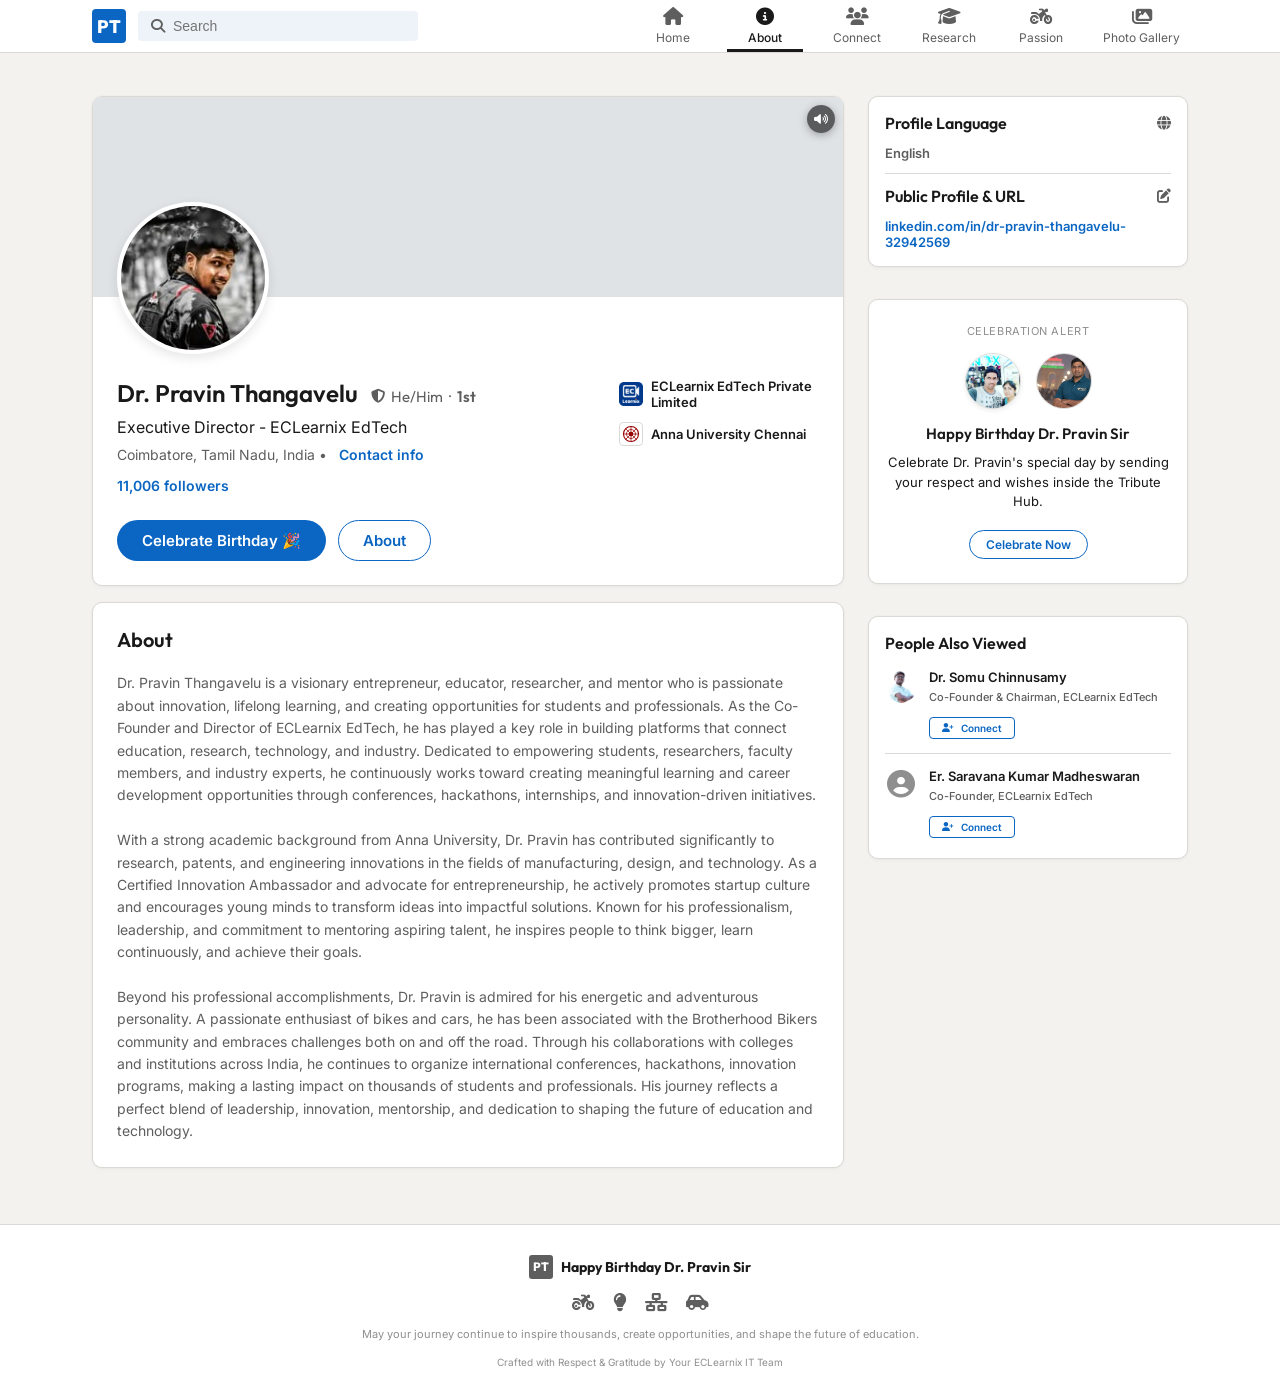
<file: about.html>
<!DOCTYPE html>
<html lang="en">
<head>
  <meta charset="UTF-8">
  <meta name="viewport" content="width=device-width, initial-scale=1.0">
  <meta name="description" content="About Dr. Pravin Sir - Biography and personal philosophy of an educator, innovator, and entrepreneur.">
  <title>About | Dr. Pravin Sir</title>
  
  <!-- FontAwesome Icons -->
  <link rel="stylesheet" href="https://cdnjs.cloudflare.com/ajax/libs/font-awesome/6.4.0/css/all.min.css">
  
  <!-- Stylesheets -->
  <link rel="stylesheet" href="style.css?v=1.0.8">
</head>
<body>

  <!-- BACKGROUND PARTICLES -->
  <canvas id="particle-canvas"></canvas>

  <!-- LINKEDIN GLOBAL HEADER NAV BAR -->
  <header class="nav-header">
    <div class="container nav-container">
      <div class="nav-logo-group">
        <a href="index.html?reset=true" class="nav-logo-box">PT</a>
        <div class="nav-search-bar">
          <i class="fas fa-search"></i>
          <input type="text" placeholder="Search" aria-label="Search">
        </div>
      </div>
      <nav aria-label="LinkedIn Navigation">
        <ul class="nav-menu">
          <li><a href="index.html" class="nav-link"><i class="fas fa-home"></i><span>Home</span></a></li>
          <li><a href="about.html" class="nav-link active"><i class="fas fa-info-circle"></i><span>About</span></a></li>
          <li><a href="connect.html" class="nav-link"><i class="fas fa-users"></i><span>Connect</span></a></li>
          <li><a href="research.html" class="nav-link"><i class="fas fa-graduation-cap"></i><span>Research</span></a></li>
          <li><a href="passion.html" class="nav-link"><i class="fas fa-motorcycle"></i><span>Passion</span></a></li>
          <li><a href="gallery.html" class="nav-link"><i class="fas fa-images"></i><span>Photo Gallery</span></a></li>
        </ul>
      </nav>
    </div>
  </header>

  <!-- MAIN PROFILE LAYOUT GRID -->
  <main class="container" style="margin-top: 24px;">
    <div class="profile-grid">
      
      <!-- MAIN FEED COLUMN (LEFT) -->
      <div class="main-column">
        
        <!-- HERO PROFILE CARD -->
        <div id="hero" class="linkedin-card hero-card">
          <div class="hero-cover">
            <video class="hero-cover-video" autoplay loop playsinline preload="auto">
              <source src="MainVideo.mp4" type="video/mp4">
              Your browser does not support the video tag.
            </video>
            <button class="hero-mute-btn" aria-label="Mute video"><i class="fas fa-volume-up"></i></button>
          </div>
          <div class="hero-avatar-container">
            <img class="hero-avatar" src="assets/profile_image.png" alt="Dr. Pravin Thangavelu Profile Photo">
          </div>
          
          <div class="hero-info-box">
            <div class="hero-profile-details">
              <h1 class="hero-profile-name">
                Dr. Pravin Thangavelu 
                <span style="font-size: 15px; color: var(--text-muted); font-weight: normal; margin-left: 8px; display: inline-flex; align-items: center; gap: 6px; vertical-align: middle;">
                  <i class="fas fa-shield-halved" style="font-size: 14px; color: var(--text-muted);" title="Verified account"></i>
                  <span>He/Him</span>
                  <span>&middot;</span>
                  <span style="font-weight: 600; color: var(--text-muted);">1st</span>
                </span>
              </h1>
              <p class="hero-profile-headline">Executive Director - ECLearnix EdTech</p>
              <p class="hero-profile-location">Coimbatore, Tamil Nadu, India • <a href="https://www.linkedin.com/in/dr-pravin-thangavelu-32942569/" target="_blank" rel="noopener noreferrer">Contact info</a></p>
              <a href="https://www.linkedin.com/in/dr-pravin-thangavelu-32942569/" target="_blank" rel="noopener noreferrer" class="hero-profile-connections" style="display: block; margin-top: 6px;">11,006 followers</a>
              
              <div class="hero-actions-bar">
                <a href="index.html#tribute-hub" class="linkedin-btn btn-primary">Celebrate Birthday 🎉</a>
                <a href="about.html" class="linkedin-btn btn-secondary">About</a>
              </div>
            </div>
            
            <div class="hero-institution-badges">
              <a href="index.html#experience" class="institution-badge">
                <img class="institution-badge-logo" src="assets/eclearnix_logo.png" alt="ECLearnix EdTech Private Limited Logo">
                <span>ECLearnix EdTech Private Limited</span>
              </a>
              <a href="index.html#education" class="institution-badge">
                <svg class="institution-badge-logo" viewBox="0 0 24 24" xmlns="http://www.w3.org/2000/svg" style="fill: #990000; border-radius: 4px; border: 1px solid var(--border-linkedin); padding: 2px; background: #FFF;" alt="Anna University Chennai Logo">
                  <circle cx="12" cy="12" r="10" stroke="#990000" stroke-width="1.5" fill="none" />
                  <circle cx="12" cy="12" r="6" stroke="#990000" stroke-width="1" fill="none" />
                  <path d="M12 2 L12 22 M2 12 L22 12 M5 5 L19 19 M5 19 L19 5" stroke="#990000" stroke-width="1" />
                  <circle cx="12" cy="12" r="3" fill="#990000" />
                </svg>
                <span>Anna University Chennai</span>
              </a>
            </div>
          </div>
        </div>

        <!-- ABOUT CARD -->
        <div id="about" class="linkedin-card">
          <h2 class="linkedin-card-title">About</h2>
          <div class="about-text">Dr. Pravin Thangavelu is a visionary entrepreneur, educator, researcher, and mentor who is passionate about innovation, lifelong learning, and creating opportunities for students and professionals. As the Co-Founder and Director of ECLearnix EdTech, he has played a key role in building platforms that connect education, research, technology, and industry. Dedicated to empowering students, researchers, faculty members, and industry experts, he continuously works toward creating meaningful learning and career development opportunities through conferences, hackathons, internships, and innovation-driven initiatives.

With a strong academic background from Anna University, Dr. Pravin has contributed significantly to research, patents, and engineering innovations in the fields of manufacturing, design, and technology. As a Certified Innovation Ambassador and advocate for entrepreneurship, he actively promotes startup culture and encourages young minds to transform ideas into impactful solutions. Known for his professionalism, leadership, and commitment to mentoring aspiring talent, he inspires people to think bigger, learn continuously, and achieve their goals.

Beyond his professional accomplishments, Dr. Pravin is admired for his energetic and adventurous personality. A passionate enthusiast of bikes and cars, he has been associated with the Brotherhood Bikers community and embraces challenges both on and off the road. Through his collaborations with colleges and institutions across India, he continues to organize international conferences, hackathons, innovation programs, making a lasting impact on thousands of students and professionals. His journey reflects a perfect blend of leadership, innovation, mentorship, and dedication to shaping the future of education and technology.</div>
        </div>

      </div>

      <!-- RIGHT SIDEBAR COLUMN (RIGHT) -->
      <div class="sidebar-column">
        
        <!-- PUBLIC PROFILE CARD -->
        <div class="linkedin-card sidebar-card">
          <h2 class="sidebar-card-title">
            <span>Profile Language</span>
            <i class="fas fa-globe" style="color: var(--text-muted); font-size: 14px;"></i>
          </h2>
          <p style="font-size: 13px; color: var(--text-muted); font-weight: 600; margin-bottom: 12px;">English</p>
          
          <hr style="border: none; border-top: 1px solid var(--border-linkedin); margin: 12px 0;">
          
          <h2 class="sidebar-card-title">
            <span>Public Profile &amp; URL</span>
            <i class="fas fa-edit" style="color: var(--text-muted); font-size: 14px;"></i>
          </h2>
          <p style="font-size: 13px; color: var(--accent-linkedin); font-weight: 600;">
            <a href="https://www.linkedin.com/in/dr-pravin-thangavelu-32942569/" target="_blank" style="color: var(--accent-linkedin); text-decoration: none;">linkedin.com/in/dr-pravin-thangavelu-32942569</a>
          </p>
        </div>

        <!-- BIRTHDAY AD ADVERTISEMENT CARD -->
        <div class="linkedin-card sidebar-card sidebar-ad-card">
          <div class="ad-text-top">Celebration Alert</div>
          <div class="ad-avatar-group">
            <img class="ad-avatar-profile" src="fam.jpg" alt="Dr. Pravin Sir profile image" style="width:56px; height:56px; object-fit:cover; border-radius:50%;">
            <img class="ad-avatar-birthday" src="wish.png" alt="Wish image">
          </div>
          <h3 style="font-size: 15px; font-weight: 600; margin-bottom: 10px;">Happy Birthday Dr. Pravin Sir</h3>
          <p class="ad-message-text">Celebrate Dr. Pravin's special day by sending your respect and wishes inside the Tribute Hub.</p>
          <a href="index.html#tribute-hub" class="linkedin-btn btn-secondary" style="font-size: 12px; padding: 6px 16px;">Celebrate Now</a>
        </div>

        <!-- CO-FOUNDERS CONNECTIONS LIST CARD -->
        <div class="linkedin-card sidebar-card">
          <h2 class="sidebar-card-title">People Also Viewed</h2>
          <ul class="sidebar-list">
            <li class="sidebar-item">
              <img src="somusir.png" alt="Dr. Somu Chinnusamy" style="width: 32px; height: 32px; border-radius: 50%; object-fit: cover; flex-shrink: 0; margin-top: 2px;">
              <div style="display: flex; flex-direction: column; gap: 2px;">
                <span style="font-weight: 600; color: var(--text-primary);">Dr. Somu Chinnusamy</span>
                <span style="font-size: 11px; color: var(--text-muted);">Co-Founder &amp; Chairman, ECLearnix EdTech</span>
                <button class="linkedin-btn btn-secondary" style="font-size: 10px; padding: 3px 10px; align-self: flex-start; margin-top: 4px; border-radius: 4px;"><i class="fas fa-user-plus" style="font-size: 9px; color: var(--accent-linkedin);"></i> Connect</button>
              </div>
            </li>
            
            <hr style="border: none; border-top: 1px solid var(--border-linkedin); margin: 6px 0;">

            <li class="sidebar-item">
              <i class="fas fa-user-circle" style="font-size: 28px; color: var(--text-light);"></i>
              <div style="display: flex; flex-direction: column; gap: 2px;">
                <span style="font-weight: 600; color: var(--text-primary);">Er. Saravana Kumar Madheswaran</span>
                <span style="font-size: 11px; color: var(--text-muted);">Co-Founder, ECLearnix EdTech</span>
                <button class="linkedin-btn btn-secondary" style="font-size: 10px; padding: 3px 10px; align-self: flex-start; margin-top: 4px; border-radius: 4px;"><i class="fas fa-user-plus" style="font-size: 9px; color: var(--accent-linkedin);"></i> Connect</button>
              </div>
            </li>
          </ul>
        </div>

      </div>
      
    </div>
  </main>

  <!-- FOOTER -->
  <footer>
    <div class="container footer-content">
      <div class="footer-logo-row">
        <div class="footer-logo-icon">PT</div>
        <span>Happy Birthday Dr. Pravin Sir</span>
      </div>
      <div class="footer-icons">
        <i class="fas fa-motorcycle" title="Ride Direction"></i>
        <i class="fas fa-lightbulb" title="Innovation"></i>
        <i class="fas fa-network-wired" title="LinkedIn Influence"></i>
        <i class="fas fa-car-side" title="Performance Enthusiast"></i>
      </div>
      <p class="footer-text">
        May your journey continue to inspire thousands, create opportunities, and shape the future of education.
      </p>
      <p class="footer-text" style="color: var(--text-light); font-size: 10px;">
        Crafted with Respect &amp; Gratitude by Your ECLearnix IT Team
      </p>
    </div>
  </footer>

  <!-- Scripts -->
  <script src="script.js?v=1.0.8"></script>
</body>
</html>
</file>
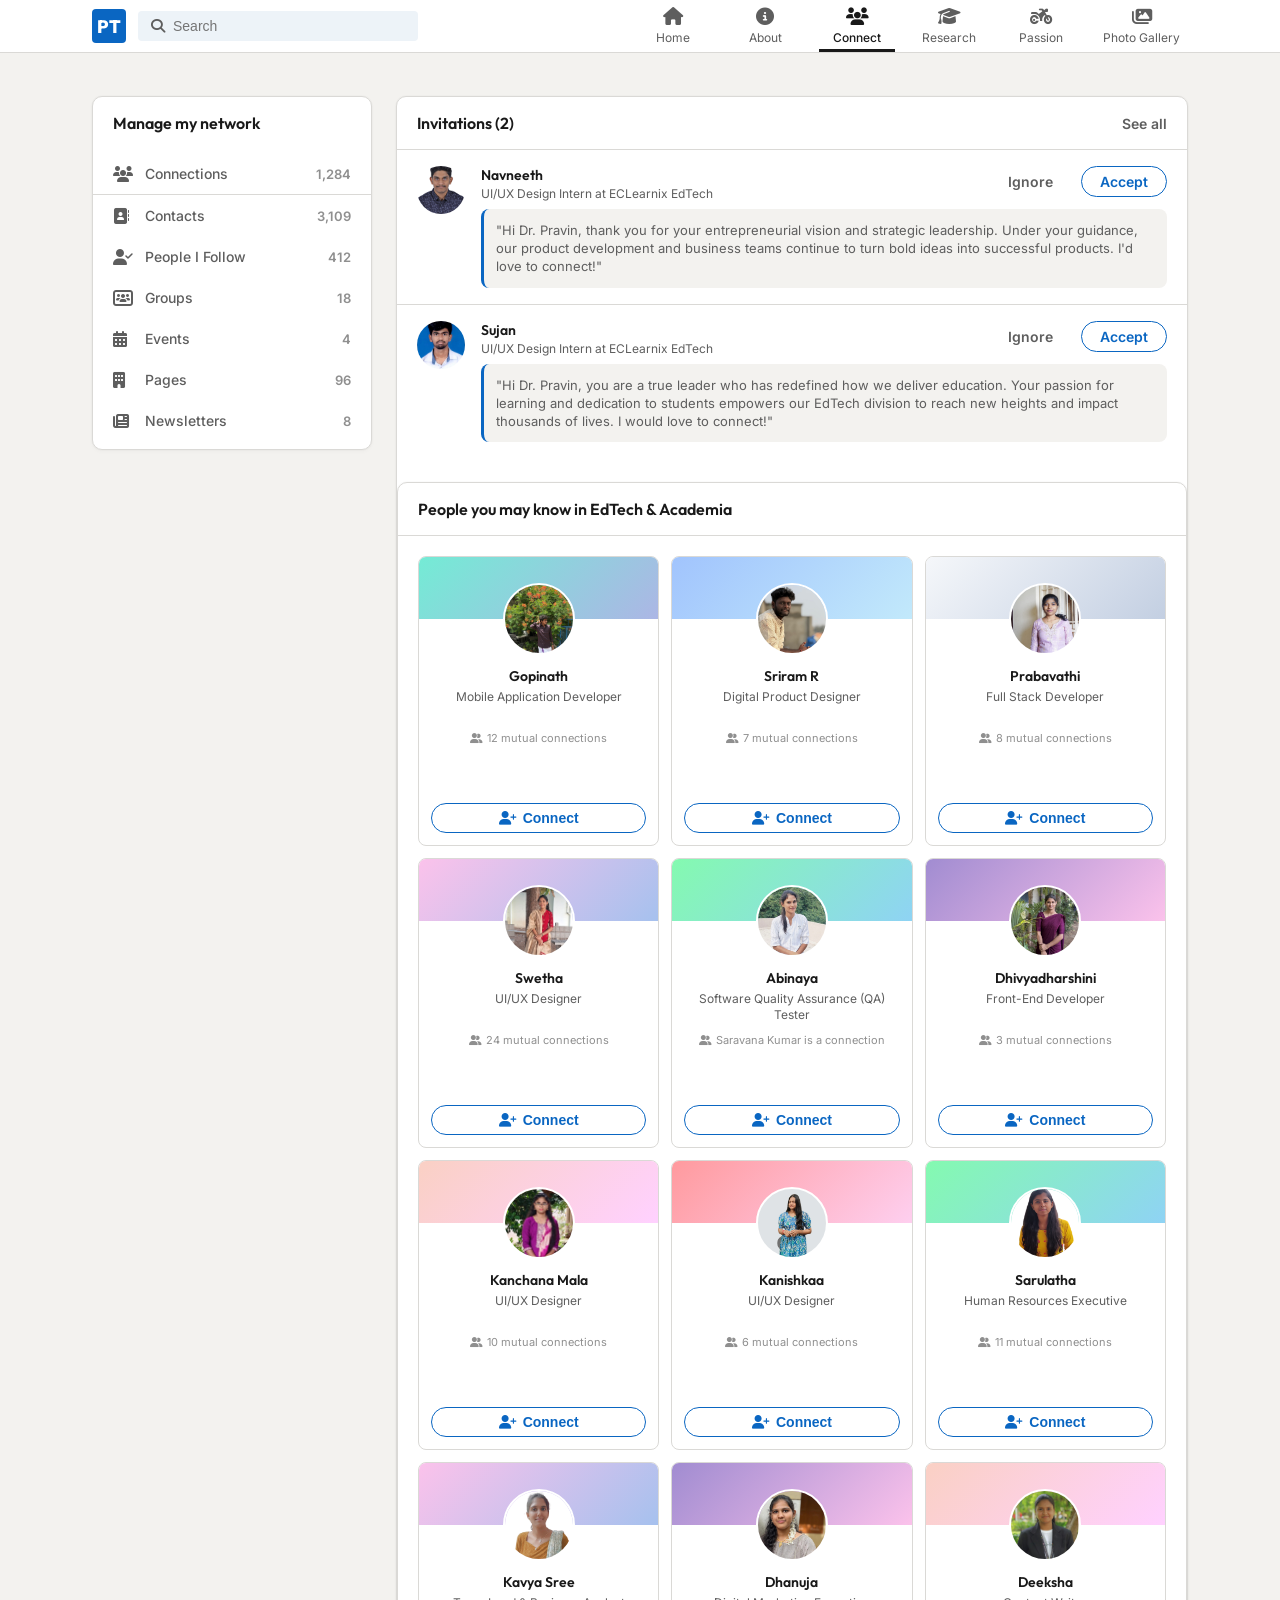
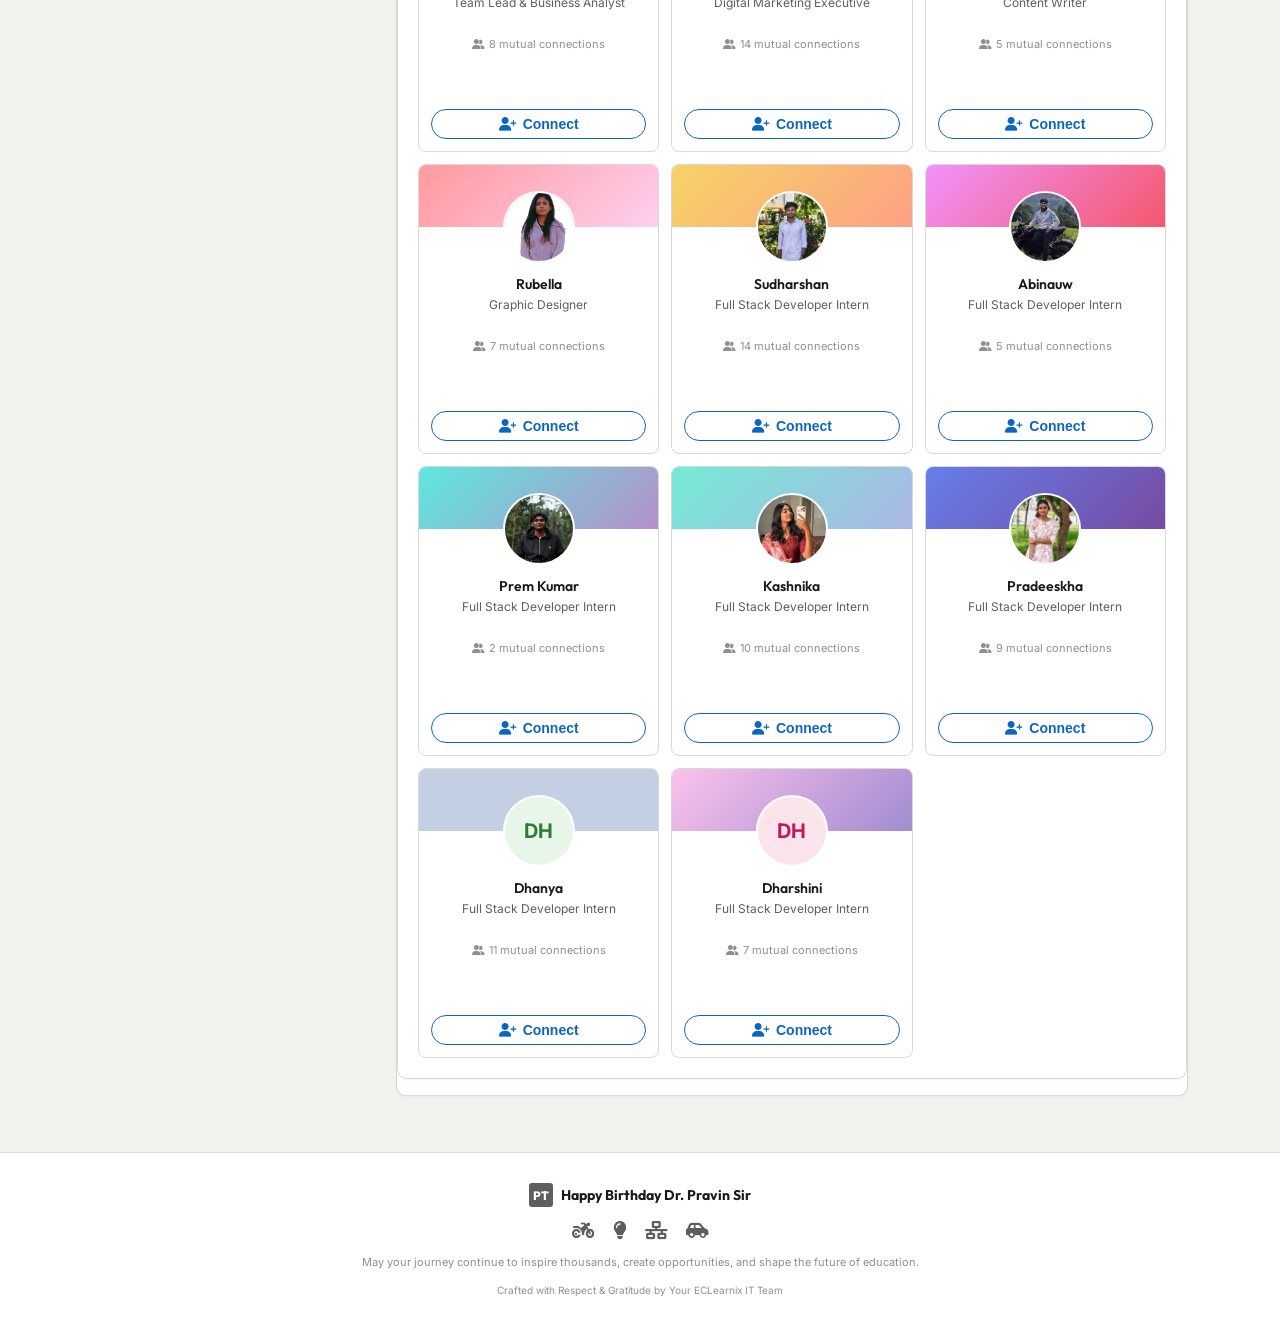
<file: connect.html>
<!DOCTYPE html>
<html lang="en">

<head>
  <meta charset="UTF-8">
  <meta name="viewport" content="width=device-width, initial-scale=1.0">
  <meta name="description"
    content="Connect with Dr. Pravin Sir, Co-Founder and Executive Director of ECLearnix EdTech Private Limited.">
  <title>Connect | Dr. Pravin Sir</title>

  <!-- Google Fonts -->
  <link rel="preconnect" href="https://fonts.googleapis.com">
  <link rel="preconnect" href="https://fonts.gstatic.com" crossorigin>

  <!-- FontAwesome Icons -->
  <link rel="stylesheet" href="https://cdnjs.cloudflare.com/ajax/libs/font-awesome/6.4.0/css/all.min.css">

  <!-- Stylesheets -->
  <link rel="stylesheet" href="style.css?v=1.0.8">
</head>

<body>

  <!-- BACKGROUND PARTICLES -->
  <canvas id="particle-canvas"></canvas>

  <!-- LINKEDIN GLOBAL HEADER NAV BAR -->
  <header class="nav-header">
    <div class="container nav-container">
      <div class="nav-logo-group">
        <a href="index.html?reset=true" class="nav-logo-box">PT</a>
        <div class="nav-search-bar">
          <i class="fas fa-search"></i>
          <input type="text" placeholder="Search" aria-label="Search">
        </div>
      </div>
      <nav aria-label="LinkedIn Navigation">
        <ul class="nav-menu">
          <li><a href="index.html" class="nav-link"><i class="fas fa-home"></i><span>Home</span></a></li>
          <li><a href="about.html" class="nav-link"><i class="fas fa-info-circle"></i><span>About</span></a></li>
          <li><a href="connect.html" class="nav-link active"><i class="fas fa-users"></i><span>Connect</span></a></li>
          <li><a href="research.html" class="nav-link"><i class="fas fa-graduation-cap"></i><span>Research</span></a>
          </li>
          <li><a href="passion.html" class="nav-link"><i class="fas fa-motorcycle"></i><span>Passion</span></a></li>
          <li><a href="gallery.html" class="nav-link"><i class="fas fa-images"></i><span>Photo Gallery</span></a></li>
        </ul>
      </nav>
    </div>
  </header>

  <!-- MAIN CONNECTIONS LAYOUT GRID -->
  <main class="container" style="margin-top: 24px;">
    <div class="profile-grid" style="grid-template-columns: 280px 1fr;">

      <!-- LEFT COLUMN: NETWORK NAVIGATION MENU (SIDEBAR) -->
      <div class="sidebar-column">
        <div class="linkedin-card sidebar-card" style="padding: 0; overflow: hidden;">
          <h2 class="sidebar-card-title" style="padding: 16px 20px 8px 20px; font-size: 16px;">Manage my network</h2>

          <ul class="network-sidebar-menu" style="list-style: none; margin-bottom: 8px;">
            <li style="border-bottom: 1px solid var(--border-linkedin);">
              <a href="#" class="network-menu-link">
                <div class="menu-icon-label">
                  <i class="fas fa-users" style="color: var(--text-muted); font-size: 16px; width: 24px;"></i>
                  <span>Connections</span>
                </div>
                <span class="menu-count" id="sidebar-connections-count">1,284</span>
              </a>
            </li>
            <li>
              <a href="#" class="network-menu-link">
                <div class="menu-icon-label">
                  <i class="fas fa-address-book" style="color: var(--text-muted); font-size: 16px; width: 24px;"></i>
                  <span>Contacts</span>
                </div>
                <span class="menu-count">3,109</span>
              </a>
            </li>
            <li>
              <a href="#" class="network-menu-link">
                <div class="menu-icon-label">
                  <i class="fas fa-user-check" style="color: var(--text-muted); font-size: 16px; width: 24px;"></i>
                  <span>People I Follow</span>
                </div>
                <span class="menu-count">412</span>
              </a>
            </li>
            <li>
              <a href="#" class="network-menu-link">
                <div class="menu-icon-label">
                  <i class="fas fa-users-rectangle" style="color: var(--text-muted); font-size: 16px; width: 24px;"></i>
                  <span>Groups</span>
                </div>
                <span class="menu-count">18</span>
              </a>
            </li>
            <li>
              <a href="#" class="network-menu-link">
                <div class="menu-icon-label">
                  <i class="fas fa-calendar-days" style="color: var(--text-muted); font-size: 16px; width: 24px;"></i>
                  <span>Events</span>
                </div>
                <span class="menu-count">4</span>
              </a>
            </li>
            <li>
              <a href="#" class="network-menu-link">
                <div class="menu-icon-label">
                  <i class="fas fa-building" style="color: var(--text-muted); font-size: 16px; width: 24px;"></i>
                  <span>Pages</span>
                </div>
                <span class="menu-count">96</span>
              </a>
            </li>
            <li>
              <a href="#" class="network-menu-link">
                <div class="menu-icon-label">
                  <i class="fas fa-newspaper" style="color: var(--text-muted); font-size: 16px; width: 24px;"></i>
                  <span>Newsletters</span>
                </div>
                <span class="menu-count">8</span>
              </a>
            </li>
          </ul>
        </div>
      </div>

      <!-- RIGHT COLUMN: MY NETWORK MAIN CONTENT -->
      <div class="main-column">

        <!-- PENDING INVITATIONS CARD -->
        <div class="linkedin-card" id="invitations-card" style="padding: 0;">
          <div class="invitations-header"
            style="display: flex; justify-content: space-between; align-items: center; padding: 16px 20px; border-bottom: 1px solid var(--border-linkedin);">
            <h2 style="font-size: 16px; font-weight: 600; color: var(--text-primary); margin: 0;"
              id="invitation-count-header">
              Invitations (2)
            </h2>
            <a href="#" style="font-size: 14px; font-weight: 600; color: var(--text-muted);">See all</a>
          </div>

          <div class="invitations-list" id="invitations-list-container">
            <!-- Invitation 2 -->
            <div class="invitation-item" id="invitation-2"
              style="display: flex; gap: 16px; padding: 16px 20px; border-bottom: 1px solid var(--border-linkedin); transition: all 0.4s ease;">
              <img class="invitation-avatar" src="navneeth.jpeg" alt="Navneeth"
                style="width: 48px; height: 48px; border-radius: 50%; object-fit: cover; flex-shrink: 0;">
              <div class="invitation-details" style="flex-grow: 1;">
                <div
                  style="display: flex; justify-content: space-between; align-items: flex-start; gap: 12px; margin-bottom: 8px;">
                  <div>
                    <h3 style="font-size: 14px; font-weight: 600; color: var(--text-primary); margin: 0;">Navneeth</h3>
                    <p style="font-size: 12px; color: var(--text-muted); margin: 2px 0 0 0;">UI/UX Design Intern at
                      ECLearnix EdTech</p>
                  </div>
                  <div class="invitation-actions" style="display: flex; gap: 12px; flex-shrink: 0;">
                    <button class="linkedin-btn btn-text ignore-invitation-btn" data-id="2"
                      style="font-size: 14px; padding: 6px 16px;">Ignore</button>
                    <button class="linkedin-btn btn-secondary accept-invitation-btn" data-id="2"
                      style="font-size: 14px; padding: 6px 18px; border-radius: 50px;">Accept</button>
                  </div>
                </div>
                <div class="invitation-message"
                  style="font-size: 13px; color: var(--text-muted); background-color: var(--bg-primary); border-radius: 8px; padding: 12px; border-left: 3px solid var(--accent-linkedin); line-height: 1.4;">
                  "Hi Dr. Pravin, thank you for your entrepreneurial vision and strategic leadership. Under your
                  guidance, our product development and business teams continue to turn bold ideas into successful
                  products. I'd love to connect!"
                </div>
              </div>
            </div>

            <!-- Invitation 3 -->
            <div class="invitation-item" id="invitation-3"
              style="display: flex; gap: 16px; padding: 16px 20px; transition: all 0.4s ease;">
              <img class="invitation-avatar" src="sujan.jpeg" alt="Sujan"
                style="width: 48px; height: 48px; border-radius: 50%; object-fit: cover; flex-shrink: 0;">
              <div class="invitation-details" style="flex-grow: 1;">
                <div
                  style="display: flex; justify-content: space-between; align-items: flex-start; gap: 12px; margin-bottom: 8px;">
                  <div>
                    <h3 style="font-size: 14px; font-weight: 600; color: var(--text-primary); margin: 0;">Sujan</h3>
                    <p style="font-size: 12px; color: var(--text-muted); margin: 2px 0 0 0;">UI/UX Design Intern at
                      ECLearnix EdTech</p>
                  </div>
                  <div class="invitation-actions" style="display: flex; gap: 12px; flex-shrink: 0;">
                    <button class="linkedin-btn btn-text ignore-invitation-btn" data-id="3"
                      style="font-size: 14px; padding: 6px 16px;">Ignore</button>
                    <button class="linkedin-btn btn-secondary accept-invitation-btn" data-id="3"
                      style="font-size: 14px; padding: 6px 18px; border-radius: 50px;">Accept</button>
                  </div>
                </div>
                <div class="invitation-message"
                  style="font-size: 13px; color: var(--text-muted); background-color: var(--bg-primary); border-radius: 8px; padding: 12px; border-left: 3px solid var(--accent-linkedin); line-height: 1.4;">
                  "Hi Dr. Pravin, you are a true leader who has redefined how we deliver education. Your passion for
                  learning and dedication to students empowers our EdTech division to reach new heights and impact
                  thousands of lives. I would love to connect!"
                </div>
              </div>
            </div>
          </div>

          <!-- PEOPLE YOU MAY KNOW GRID CARD -->
          <div class="linkedin-card" style="padding: 0; margin-top: 24px;">
            <div class="suggestions-header"
              style="padding: 16px 20px; border-bottom: 1px solid var(--border-linkedin);">
              <h2 style="font-size: 16px; font-weight: 600; color: var(--text-primary); margin: 0;">
                People you may know in EdTech & Academia
              </h2>
            </div>

            <div class="connection-suggestions-grid"
              style="display: grid; grid-template-columns: repeat(auto-fill, minmax(180px, 1fr)); gap: 12px; padding: 20px;">

              <!-- Suggestion Card 1: Gopinath -->
              <div class="suggestion-card">
                <div class="suggestion-cover" style="background: linear-gradient(135deg, #74ebd5 0%, #ACB6E5 100%);">
                </div>
                <img class="suggestion-avatar" src="Gopi.jpeg" alt="Gopinath">
                <h3 class="suggestion-name">Gopinath</h3>
                <p class="suggestion-headline">Mobile Application Developer</p>
                <div class="suggestion-mutual">
                  <i class="fas fa-user-group"></i>
                  <span>12 mutual connections</span>
                </div>
                <button class="suggestion-connect-btn">
                  <i class="fas fa-user-plus"></i> Connect
                </button>
              </div>

              <!-- Suggestion Card 2: Sriram R -->
              <div class="suggestion-card">
                <div class="suggestion-cover" style="background: linear-gradient(135deg, #a1c4fd 0%, #c2e9fb 100%);">
                </div>
                <img class="suggestion-avatar" src="Sriram.jpg" alt="Sriram R">
                <h3 class="suggestion-name">Sriram R</h3>
                <p class="suggestion-headline">Digital Product Designer</p>
                <div class="suggestion-mutual">
                  <i class="fas fa-user-group"></i>
                  <span>7 mutual connections</span>
                </div>
                <button class="suggestion-connect-btn">
                  <i class="fas fa-user-plus"></i> Connect
                </button>
              </div>

              <!-- Suggestion Card 3: Prabavathi -->
              <div class="suggestion-card">
                <div class="suggestion-cover" style="background: linear-gradient(135deg, #f5f7fa 0%, #c3cfe2 100%);">
                </div>
                <img class="suggestion-avatar" src="prabavathi.jpeg" alt="Prabavathi">
                <h3 class="suggestion-name">Prabavathi</h3>
                <p class="suggestion-headline">Full Stack Developer</p>
                <div class="suggestion-mutual">
                  <i class="fas fa-user-group"></i>
                  <span>8 mutual connections</span>
                </div>
                <button class="suggestion-connect-btn">
                  <i class="fas fa-user-plus"></i> Connect
                </button>
              </div>

              <!-- Suggestion Card 4: Swetha -->
              <div class="suggestion-card">
                <div class="suggestion-cover" style="background: linear-gradient(135deg, #fbc2eb 0%, #a6c1ee 100%);">
                </div>
                <img class="suggestion-avatar" src="swetha.jpeg" alt="Swetha">
                <h3 class="suggestion-name">Swetha</h3>
                <p class="suggestion-headline">UI/UX Designer</p>
                <div class="suggestion-mutual">
                  <i class="fas fa-user-group"></i>
                  <span>24 mutual connections</span>
                </div>
                <button class="suggestion-connect-btn">
                  <i class="fas fa-user-plus"></i> Connect
                </button>
              </div>

              <!-- Suggestion Card 5: Abinaya -->
              <div class="suggestion-card">
                <div class="suggestion-cover" style="background: linear-gradient(135deg, #84fab0 0%, #8fd3f4 100%);">
                </div>
                <img class="suggestion-avatar" src="abinaya.jpeg" alt="Abinaya">
                <h3 class="suggestion-name">Abinaya</h3>
                <p class="suggestion-headline">Software Quality Assurance (QA) Tester</p>
                <div class="suggestion-mutual">
                  <i class="fas fa-user-group"></i>
                  <span>Saravana Kumar is a connection</span>
                </div>
                <button class="suggestion-connect-btn">
                  <i class="fas fa-user-plus"></i> Connect
                </button>
              </div>

              <!-- Suggestion Card 6: Dhivyadharshini -->
              <div class="suggestion-card">
                <div class="suggestion-cover" style="background: linear-gradient(135deg, #a18cd1 0%, #fbc2eb 100%);">
                </div>
                <img class="suggestion-avatar" src="dhivya.JPG" alt="Dhivyadharshini">
                <h3 class="suggestion-name">Dhivyadharshini</h3>
                <p class="suggestion-headline">Front-End Developer</p>
                <div class="suggestion-mutual">
                  <i class="fas fa-user-group"></i>
                  <span>3 mutual connections</span>
                </div>
                <button class="suggestion-connect-btn">
                  <i class="fas fa-user-plus"></i> Connect
                </button>
              </div>

              <!-- Suggestion Card 7: Kanchana Mala -->
              <div class="suggestion-card">
                <div class="suggestion-cover" style="background: linear-gradient(135deg, #fad0c4 0%, #ffd1ff 100%);">
                </div>
                <img class="suggestion-avatar" src="Kanchana.png" alt="Kanchana Mala">
                <h3 class="suggestion-name">Kanchana Mala</h3>
                <p class="suggestion-headline">UI/UX Designer</p>
                <div class="suggestion-mutual">
                  <i class="fas fa-user-group"></i>
                  <span>10 mutual connections</span>
                </div>
                <button class="suggestion-connect-btn">
                  <i class="fas fa-user-plus"></i> Connect
                </button>
              </div>

              <!-- Suggestion Card 8: Kanishkaa -->
              <div class="suggestion-card">
                <div class="suggestion-cover" style="background: linear-gradient(135deg, #ff9a9e 0%, #fecfef 100%);">
                </div>
                <img class="suggestion-avatar" src="kanishkaa.png" alt="Kanishkaa">
                <h3 class="suggestion-name">Kanishkaa</h3>
                <p class="suggestion-headline">UI/UX Designer</p>
                <div class="suggestion-mutual">
                  <i class="fas fa-user-group"></i>
                  <span>6 mutual connections</span>
                </div>
                <button class="suggestion-connect-btn">
                  <i class="fas fa-user-plus"></i> Connect
                </button>
              </div>

              <!-- Suggestion Card 9: Sarulatha -->
              <div class="suggestion-card">
                <div class="suggestion-cover" style="background: linear-gradient(135deg, #84fab0 0%, #8fd3f4 100%);">
                </div>
                <img class="suggestion-avatar" src="saru.png" alt="Sarulatha">
                <h3 class="suggestion-name">Sarulatha</h3>
                <p class="suggestion-headline">Human Resources Executive</p>
                <div class="suggestion-mutual">
                  <i class="fas fa-user-group"></i>
                  <span>11 mutual connections</span>
                </div>
                <button class="suggestion-connect-btn">
                  <i class="fas fa-user-plus"></i> Connect
                </button>
              </div>

              <!-- Suggestion Card 10: Kavya Sree -->
              <div class="suggestion-card">
                <div class="suggestion-cover" style="background: linear-gradient(135deg, #fbc2eb 0%, #a6c1ee 100%);">
                </div>
                <img class="suggestion-avatar" src="kavya.png" alt="Kavya Sree">
                <h3 class="suggestion-name">Kavya Sree</h3>
                <p class="suggestion-headline">Team Lead & Business Analyst</p>
                <div class="suggestion-mutual">
                  <i class="fas fa-user-group"></i>
                  <span>8 mutual connections</span>
                </div>
                <button class="suggestion-connect-btn">
                  <i class="fas fa-user-plus"></i> Connect
                </button>
              </div>

              <!-- Suggestion Card 11: Dhanuja -->
              <div class="suggestion-card">
                <div class="suggestion-cover" style="background: linear-gradient(135deg, #a18cd1 0%, #fbc2eb 100%);">
                </div>
                <img class="suggestion-avatar" src="dhanuja.png" alt="Dhanuja">
                <h3 class="suggestion-name">Dhanuja</h3>
                <p class="suggestion-headline">Digital Marketing Executive</p>
                <div class="suggestion-mutual">
                  <i class="fas fa-user-group"></i>
                  <span>14 mutual connections</span>
                </div>
                <button class="suggestion-connect-btn">
                  <i class="fas fa-user-plus"></i> Connect
                </button>
              </div>

              <!-- Suggestion Card 12: Deeksha -->
              <div class="suggestion-card">
                <div class="suggestion-cover" style="background: linear-gradient(135deg, #fad0c4 0%, #ffd1ff 100%);">
                </div>
                <img class="suggestion-avatar" src="deeksha.png" alt="Deeksha">
                <h3 class="suggestion-name">Deeksha</h3>
                <p class="suggestion-headline">Content Writer</p>
                <div class="suggestion-mutual">
                  <i class="fas fa-user-group"></i>
                  <span>5 mutual connections</span>
                </div>
                <button class="suggestion-connect-btn">
                  <i class="fas fa-user-plus"></i> Connect
                </button>
              </div>

              <!-- Suggestion Card 13: Rubella -->
              <div class="suggestion-card">
                <div class="suggestion-cover" style="background: linear-gradient(135deg, #ff9a9e 0%, #fecfef 100%);">
                </div>
                <img class="suggestion-avatar" src="rubella.png" alt="Rubella">
                <h3 class="suggestion-name">Rubella</h3>
                <p class="suggestion-headline">Graphic Designer</p>
                <div class="suggestion-mutual">
                  <i class="fas fa-user-group"></i>
                  <span>7 mutual connections</span>
                </div>
                <button class="suggestion-connect-btn">
                  <i class="fas fa-user-plus"></i> Connect
                </button>
              </div>

              <!-- Suggestion Card 14: Sudharshan -->
              <div class="suggestion-card">
                <div class="suggestion-cover" style="background: linear-gradient(135deg, #f6d365 0%, #fda085 100%);">
                </div>
                <img class="suggestion-avatar" src="sudharshan.jpeg" alt="Sudharshan">
                <h3 class="suggestion-name">Sudharshan</h3>
                <p class="suggestion-headline">Full Stack Developer Intern</p>
                <div class="suggestion-mutual">
                  <i class="fas fa-user-group"></i>
                  <span>14 mutual connections</span>
                </div>
                <button class="suggestion-connect-btn">
                  <i class="fas fa-user-plus"></i> Connect
                </button>
              </div>

              <!-- Suggestion Card 15: Abinauw -->
              <div class="suggestion-card">
                <div class="suggestion-cover" style="background: linear-gradient(135deg, #f093fb 0%, #f5576c 100%);">
                </div>
                <img class="suggestion-avatar" src="abinauw.jpeg" alt="Abinauw">
                <h3 class="suggestion-name">Abinauw</h3>
                <p class="suggestion-headline">Full Stack Developer Intern</p>
                <div class="suggestion-mutual">
                  <i class="fas fa-user-group"></i>
                  <span>5 mutual connections</span>
                </div>
                <button class="suggestion-connect-btn">
                  <i class="fas fa-user-plus"></i> Connect
                </button>
              </div>

              <!-- Suggestion Card 16: Prem Kumar -->
              <div class="suggestion-card">
                <div class="suggestion-cover" style="background: linear-gradient(135deg, #5ee7df 0%, #b490ca 100%);">
                </div>
                <img class="suggestion-avatar" src="prem.jpeg" alt="Prem Kumar">
                <h3 class="suggestion-name">Prem Kumar</h3>
                <p class="suggestion-headline">Full Stack Developer Intern</p>
                <div class="suggestion-mutual">
                  <i class="fas fa-user-group"></i>
                  <span>2 mutual connections</span>
                </div>
                <button class="suggestion-connect-btn">
                  <i class="fas fa-user-plus"></i> Connect
                </button>
              </div>

              <!-- Suggestion Card 17: Kashnika -->
              <div class="suggestion-card">
                <div class="suggestion-cover" style="background: linear-gradient(135deg, #74ebd5 0%, #ACB6E5 100%);">
                </div>
                <img class="suggestion-avatar" src="kashnika.jpeg" alt="Kashnika">
                <h3 class="suggestion-name">Kashnika</h3>
                <p class="suggestion-headline">Full Stack Developer Intern</p>
                <div class="suggestion-mutual">
                  <i class="fas fa-user-group"></i>
                  <span>10 mutual connections</span>
                </div>
                <button class="suggestion-connect-btn">
                  <i class="fas fa-user-plus"></i> Connect
                </button>
              </div>

              <!-- Suggestion Card 18: Pradeeskha -->
              <div class="suggestion-card">
                <div class="suggestion-cover" style="background: linear-gradient(135deg, #667eea 0%, #764ba2 100%);">
                </div>
                <img class="suggestion-avatar" src="pradeeksha.jpeg" alt="Pradeeskha">
                <h3 class="suggestion-name">Pradeeskha</h3>
                <p class="suggestion-headline">Full Stack Developer Intern</p>
                <div class="suggestion-mutual">
                  <i class="fas fa-user-group"></i>
                  <span>9 mutual connections</span>
                </div>
                <button class="suggestion-connect-btn">
                  <i class="fas fa-user-plus"></i> Connect
                </button>
              </div>

              <!-- Suggestion Card 19: Dhanya -->
              <div class="suggestion-card">
                <div class="suggestion-cover" style="background: linear-gradient(135deg, #c3cfe2 0%, #c3cfe2 100%);">
                </div>
                <div class="suggestion-avatar" style="background-color: #E8F5E9; color: #2E7D32;">DH</div>
                <h3 class="suggestion-name">Dhanya</h3>
                <p class="suggestion-headline">Full Stack Developer Intern</p>
                <div class="suggestion-mutual">
                  <i class="fas fa-user-group"></i>
                  <span>11 mutual connections</span>
                </div>
                <button class="suggestion-connect-btn">
                  <i class="fas fa-user-plus"></i> Connect
                </button>
              </div>


              <!-- Suggestion Card 20: Dharshini -->
              <div class="suggestion-card">
                <div class="suggestion-cover" style="background: linear-gradient(135deg, #fbc2eb 0%, #a18cd1 100%);">
                </div>
                <div class="suggestion-avatar" style="background-color: #FCE4EC; color: #C2185B;">DH</div>
                <h3 class="suggestion-name">Dharshini</h3>
                <p class="suggestion-headline">Full Stack Developer Intern</p>
                <div class="suggestion-mutual">
                  <i class="fas fa-user-group"></i>
                  <span>7 mutual connections</span>
                </div>
                <button class="suggestion-connect-btn">
                  <i class="fas fa-user-plus"></i> Connect
                </button>
              </div>

            </div>
          </div>

        </div>

      </div>
  </main>

  <!-- FOOTER -->
  <footer>
    <div class="container footer-content">
      <div class="footer-logo-row">
        <div class="footer-logo-icon">PT</div>
        <span>Happy Birthday Dr. Pravin Sir</span>
      </div>
      <div class="footer-icons">
        <i class="fas fa-motorcycle" title="Ride Direction"></i>
        <i class="fas fa-lightbulb" title="Innovation"></i>
        <i class="fas fa-network-wired" title="LinkedIn Influence"></i>
        <i class="fas fa-car-side" title="Performance Enthusiast"></i>
      </div>
      <p class="footer-text">
        May your journey continue to inspire thousands, create opportunities, and shape the future of education.
      </p>
      <p class="footer-text" style="color: var(--text-light); font-size: 10px;">
        Crafted with Respect &amp; Gratitude by Your ECLearnix IT Team
      </p>
    </div>
  </footer>

  <!-- Scripts -->
  <script src="script.js?v=1.0.8"></script>
</body>

</html>
</file>
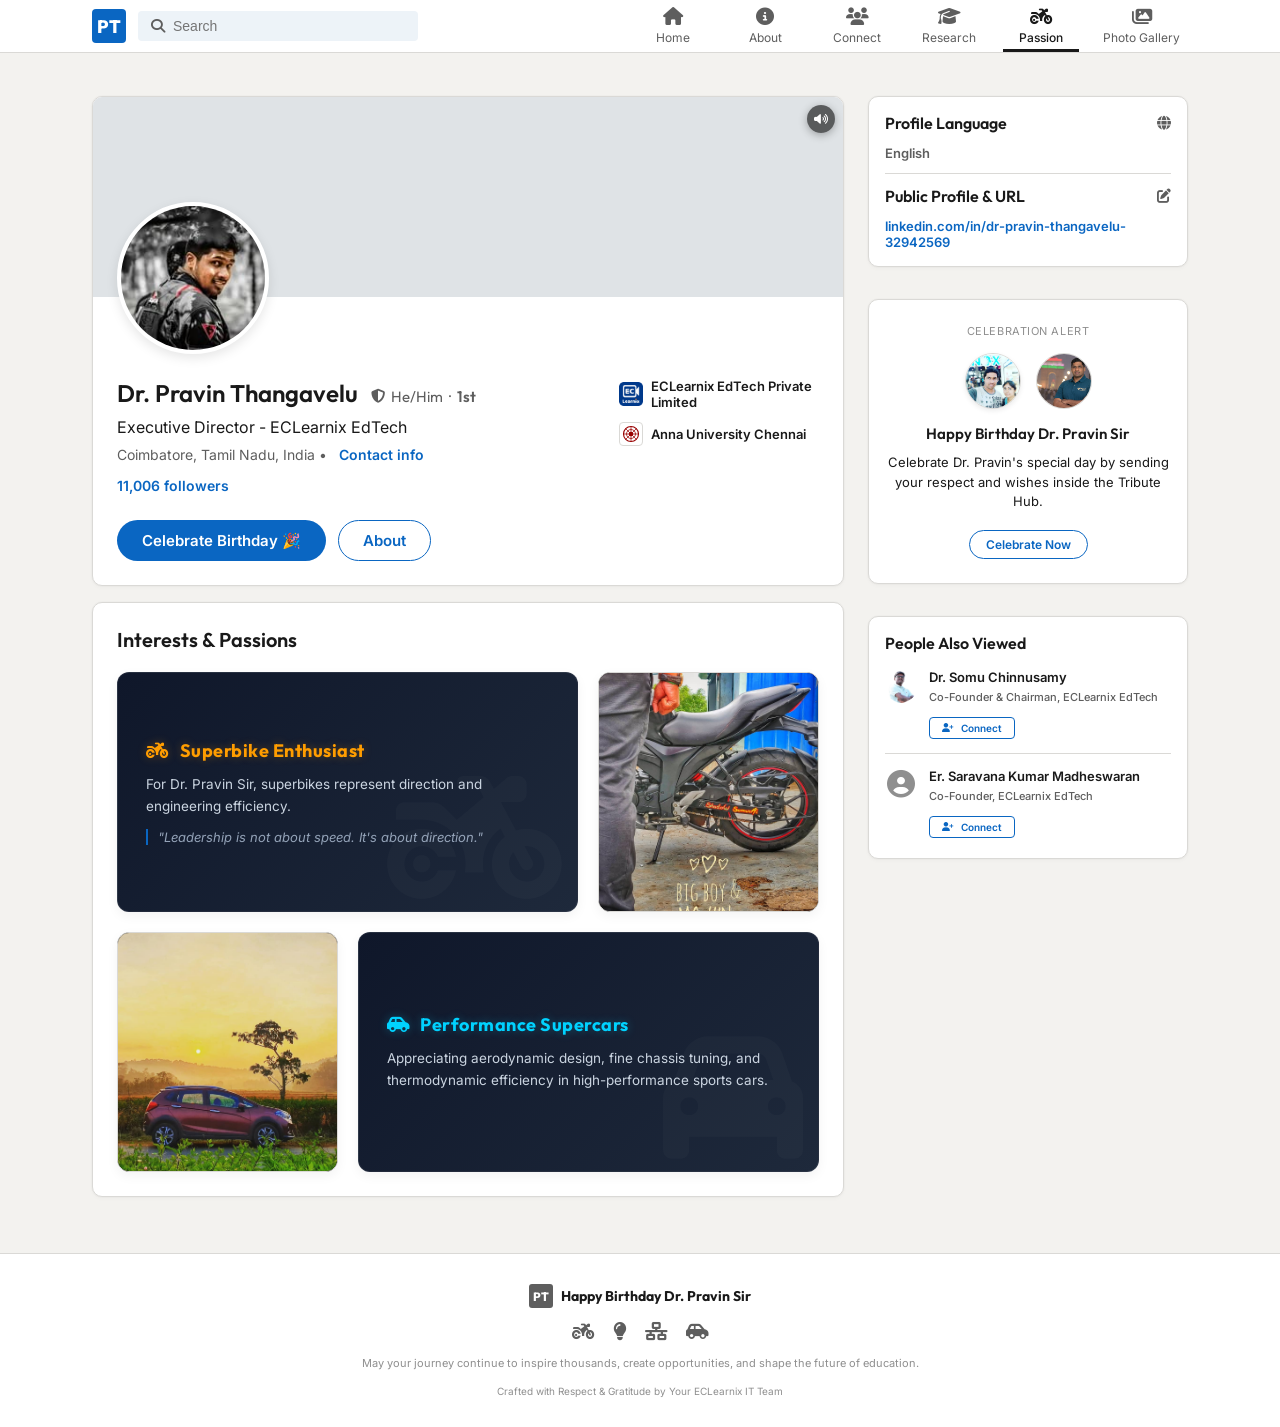
<file: passion.html>
<!DOCTYPE html>
<html lang="en">
<head>
  <meta charset="UTF-8">
  <meta name="viewport" content="width=device-width, initial-scale=1.0">
  <meta name="description" content="Automobile passions, superbike rides, and performance cars corner of Dr. Pravin Sir.">
  <title>Passion | Dr. Pravin Sir</title>
  
  <!-- FontAwesome Icons -->
  <link rel="stylesheet" href="https://cdnjs.cloudflare.com/ajax/libs/font-awesome/6.4.0/css/all.min.css">
  
  <!-- Stylesheets -->
  <link rel="stylesheet" href="style.css?v=1.0.8">
</head>
<body>

  <!-- BACKGROUND PARTICLES -->
  <canvas id="particle-canvas"></canvas>

  <!-- LINKEDIN GLOBAL HEADER NAV BAR -->
  <header class="nav-header">
    <div class="container nav-container">
      <div class="nav-logo-group">
        <a href="index.html?reset=true" class="nav-logo-box">PT</a>
        <div class="nav-search-bar">
          <i class="fas fa-search"></i>
          <input type="text" placeholder="Search" aria-label="Search">
        </div>
      </div>
      <nav aria-label="LinkedIn Navigation">
        <ul class="nav-menu">
          <li><a href="index.html" class="nav-link"><i class="fas fa-home"></i><span>Home</span></a></li>
          <li><a href="about.html" class="nav-link"><i class="fas fa-info-circle"></i><span>About</span></a></li>
          <li><a href="connect.html" class="nav-link"><i class="fas fa-users"></i><span>Connect</span></a></li>
          <li><a href="research.html" class="nav-link"><i class="fas fa-graduation-cap"></i><span>Research</span></a></li>
          <li><a href="passion.html" class="nav-link active"><i class="fas fa-motorcycle"></i><span>Passion</span></a></li>
          <li><a href="gallery.html" class="nav-link"><i class="fas fa-images"></i><span>Photo Gallery</span></a></li>
        </ul>
      </nav>
    </div>
  </header>

  <!-- MAIN PROFILE LAYOUT GRID -->
  <main class="container" style="margin-top: 24px;">
    <div class="profile-grid">
      
      <!-- MAIN FEED COLUMN (LEFT) -->
      <div class="main-column">
        
        <!-- HERO PROFILE CARD -->
        <div id="hero" class="linkedin-card hero-card">
          <div class="hero-cover">
            <video class="hero-cover-video" autoplay loop playsinline preload="auto">
              <source src="MainVideo.mp4" type="video/mp4">
              Your browser does not support the video tag.
            </video>
            <button class="hero-mute-btn" aria-label="Mute video"><i class="fas fa-volume-up"></i></button>
          </div>
          <div class="hero-avatar-container">
            <img class="hero-avatar" src="assets/profile_image.png" alt="Dr. Pravin Thangavelu Profile Photo">
          </div>
          
          <div class="hero-info-box">
            <div class="hero-profile-details">
              <h1 class="hero-profile-name">
                Dr. Pravin Thangavelu 
                <span style="font-size: 15px; color: var(--text-muted); font-weight: normal; margin-left: 8px; display: inline-flex; align-items: center; gap: 6px; vertical-align: middle;">
                  <i class="fas fa-shield-halved" style="font-size: 14px; color: var(--text-muted);" title="Verified account"></i>
                  <span>He/Him</span>
                  <span>&middot;</span>
                  <span style="font-weight: 600; color: var(--text-muted);">1st</span>
                </span>
              </h1>
              <p class="hero-profile-headline">Executive Director - ECLearnix EdTech</p>
              <p class="hero-profile-location">Coimbatore, Tamil Nadu, India • <a href="https://www.linkedin.com/in/dr-pravin-thangavelu-32942569/" target="_blank" rel="noopener noreferrer">Contact info</a></p>
              <a href="https://www.linkedin.com/in/dr-pravin-thangavelu-32942569/" target="_blank" rel="noopener noreferrer" class="hero-profile-connections" style="display: block; margin-top: 6px;">11,006 followers</a>
              
              <div class="hero-actions-bar">
                <a href="index.html#tribute-hub" class="linkedin-btn btn-primary">Celebrate Birthday 🎉</a>
                <a href="about.html" class="linkedin-btn btn-secondary">About</a>
              </div>
            </div>
            
            <div class="hero-institution-badges">
              <a href="index.html#experience" class="institution-badge">
                <img class="institution-badge-logo" src="assets/eclearnix_logo.png" alt="ECLearnix EdTech Private Limited Logo">
                <span>ECLearnix EdTech Private Limited</span>
              </a>
              <a href="index.html#education" class="institution-badge">
                <svg class="institution-badge-logo" viewBox="0 0 24 24" xmlns="http://www.w3.org/2000/svg" style="fill: #990000; border-radius: 4px; border: 1px solid var(--border-linkedin); padding: 2px; background: #FFF;" alt="Anna University Chennai Logo">
                  <circle cx="12" cy="12" r="10" stroke="#990000" stroke-width="1.5" fill="none" />
                  <circle cx="12" cy="12" r="6" stroke="#990000" stroke-width="1" fill="none" />
                  <path d="M12 2 L12 22 M2 12 L22 12 M5 5 L19 19 M5 19 L19 5" stroke="#990000" stroke-width="1" />
                  <circle cx="12" cy="12" r="3" fill="#990000" />
                </svg>
                <span>Anna University Chennai</span>
              </a>
            </div>
          </div>
        </div>

        <!-- INTERESTS & PASSIONS CARD -->
        <div id="interests" class="linkedin-card">
          <h2 class="linkedin-card-title">Interests &amp; Passions</h2>
          <div class="interests-grid">
            <!-- Card 1: Bike Info (Span 2) -->
            <div class="bento-card bento-card-info bento-card-bike bento-span-2">
              <h3 class="bento-title"><i class="fas fa-motorcycle"></i> Superbike Enthusiast</h3>
              <p class="bento-desc">For Dr. Pravin Sir, superbikes represent direction and engineering efficiency.</p>
              <div class="bento-quote">"Leadership is not about speed. It's about direction."</div>
            </div>

            <!-- Card 2: Bike Image (Span 1) -->
            <div class="bento-card bento-card-image bento-span-1">
              <img src="bike.jpg" alt="Superbike Rider Adventure">
            </div>

            <!-- Card 3: Car Image (Span 1) -->
            <div class="bento-card bento-card-image bento-span-1">
              <img src="car.jpg" alt="Precision Hypercar design rendering">
            </div>

            <!-- Card 4: Car Info (Span 2) -->
            <div class="bento-card bento-card-info bento-card-car bento-span-2">
              <h3 class="bento-title"><i class="fas fa-car-side"></i> Performance Supercars</h3>
              <p class="bento-desc">Appreciating aerodynamic design, fine chassis tuning, and thermodynamic efficiency in high-performance sports cars.</p>
            </div>
          </div>
        </div>


      </div>

      <!-- RIGHT SIDEBAR COLUMN (RIGHT) -->
      <div class="sidebar-column">
        
        <!-- PUBLIC PROFILE CARD -->
        <div class="linkedin-card sidebar-card">
          <h2 class="sidebar-card-title">
            <span>Profile Language</span>
            <i class="fas fa-globe" style="color: var(--text-muted); font-size: 14px;"></i>
          </h2>
          <p style="font-size: 13px; color: var(--text-muted); font-weight: 600; margin-bottom: 12px;">English</p>
          
          <hr style="border: none; border-top: 1px solid var(--border-linkedin); margin: 12px 0;">
          
          <h2 class="sidebar-card-title">
            <span>Public Profile &amp; URL</span>
            <i class="fas fa-edit" style="color: var(--text-muted); font-size: 14px;"></i>
          </h2>
          <p style="font-size: 13px; color: var(--accent-linkedin); font-weight: 600;">
            <a href="https://www.linkedin.com/in/dr-pravin-thangavelu-32942569/" target="_blank" style="color: var(--accent-linkedin); text-decoration: none;">linkedin.com/in/dr-pravin-thangavelu-32942569</a>
          </p>
        </div>

        <!-- BIRTHDAY AD ADVERTISEMENT CARD -->
        <div class="linkedin-card sidebar-card sidebar-ad-card">
          <div class="ad-text-top">Celebration Alert</div>
          <div class="ad-avatar-group">
            <img class="ad-avatar-profile" src="fam.jpg" alt="Dr. Pravin Sir profile image" style="width:56px; height:56px; object-fit:cover; border-radius:50%;">
            <img class="ad-avatar-birthday" src="wish.png" alt="Wish image">
          </div>
          <h3 style="font-size: 15px; font-weight: 600; margin-bottom: 10px;">Happy Birthday Dr. Pravin Sir</h3>
          <p class="ad-message-text">Celebrate Dr. Pravin's special day by sending your respect and wishes inside the Tribute Hub.</p>
          <a href="index.html#tribute-hub" class="linkedin-btn btn-secondary" style="font-size: 12px; padding: 6px 16px;">Celebrate Now</a>
        </div>

        <!-- CO-FOUNDERS CONNECTIONS LIST CARD -->
        <div class="linkedin-card sidebar-card">
          <h2 class="sidebar-card-title">People Also Viewed</h2>
          <ul class="sidebar-list">
            <li class="sidebar-item">
              <img src="somusir.png" alt="Dr. Somu Chinnusamy" style="width: 32px; height: 32px; border-radius: 50%; object-fit: cover; flex-shrink: 0; margin-top: 2px;">
              <div style="display: flex; flex-direction: column; gap: 2px;">
                <span style="font-weight: 600; color: var(--text-primary);">Dr. Somu Chinnusamy</span>
                <span style="font-size: 11px; color: var(--text-muted);">Co-Founder &amp; Chairman, ECLearnix EdTech</span>
                <button class="linkedin-btn btn-secondary" style="font-size: 10px; padding: 3px 10px; align-self: flex-start; margin-top: 4px; border-radius: 4px;"><i class="fas fa-user-plus" style="font-size: 9px; color: var(--accent-linkedin);"></i> Connect</button>
              </div>
            </li>
            
            <hr style="border: none; border-top: 1px solid var(--border-linkedin); margin: 6px 0;">

            <li class="sidebar-item">
              <i class="fas fa-user-circle" style="font-size: 28px; color: var(--text-light);"></i>
              <div style="display: flex; flex-direction: column; gap: 2px;">
                <span style="font-weight: 600; color: var(--text-primary);">Er. Saravana Kumar Madheswaran</span>
                <span style="font-size: 11px; color: var(--text-muted);">Co-Founder, ECLearnix EdTech</span>
                <button class="linkedin-btn btn-secondary" style="font-size: 10px; padding: 3px 10px; align-self: flex-start; margin-top: 4px; border-radius: 4px;"><i class="fas fa-user-plus" style="font-size: 9px; color: var(--accent-linkedin);"></i> Connect</button>
              </div>
            </li>
          </ul>
        </div>

      </div>
      
    </div>
  </main>

  <!-- FOOTER -->
  <footer>
    <div class="container footer-content">
      <div class="footer-logo-row">
        <div class="footer-logo-icon">PT</div>
        <span>Happy Birthday Dr. Pravin Sir</span>
      </div>
      <div class="footer-icons">
        <i class="fas fa-motorcycle" title="Ride Direction"></i>
        <i class="fas fa-lightbulb" title="Innovation"></i>
        <i class="fas fa-network-wired" title="LinkedIn Influence"></i>
        <i class="fas fa-car-side" title="Performance Enthusiast"></i>
      </div>
      <p class="footer-text">
        May your journey continue to inspire thousands, create opportunities, and shape the future of education.
      </p>
      <p class="footer-text" style="color: var(--text-light); font-size: 10px;">
        Crafted with Respect &amp; Gratitude by Your ECLearnix IT Team
      </p>
    </div>
  </footer>



  <!-- Scripts -->
  <script src="script.js?v=1.0.8"></script>
</body>
</html>
</file>
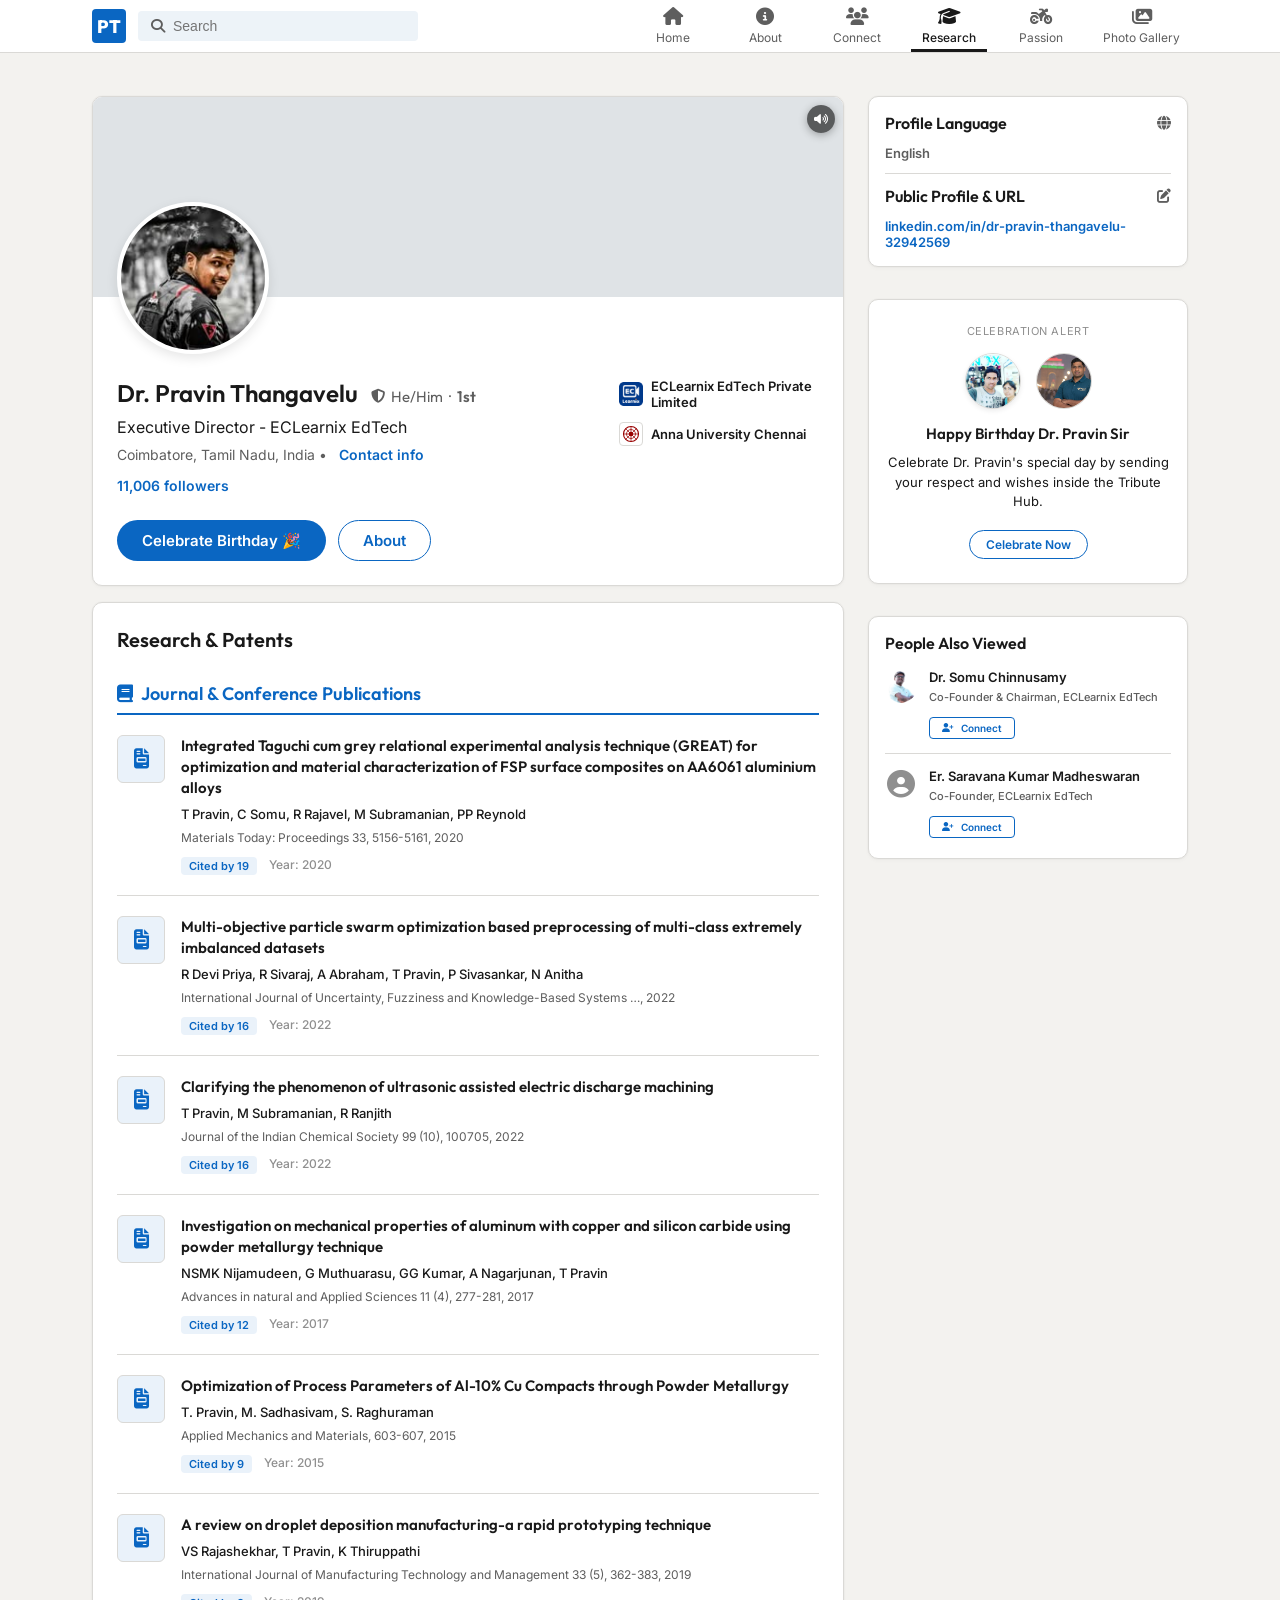
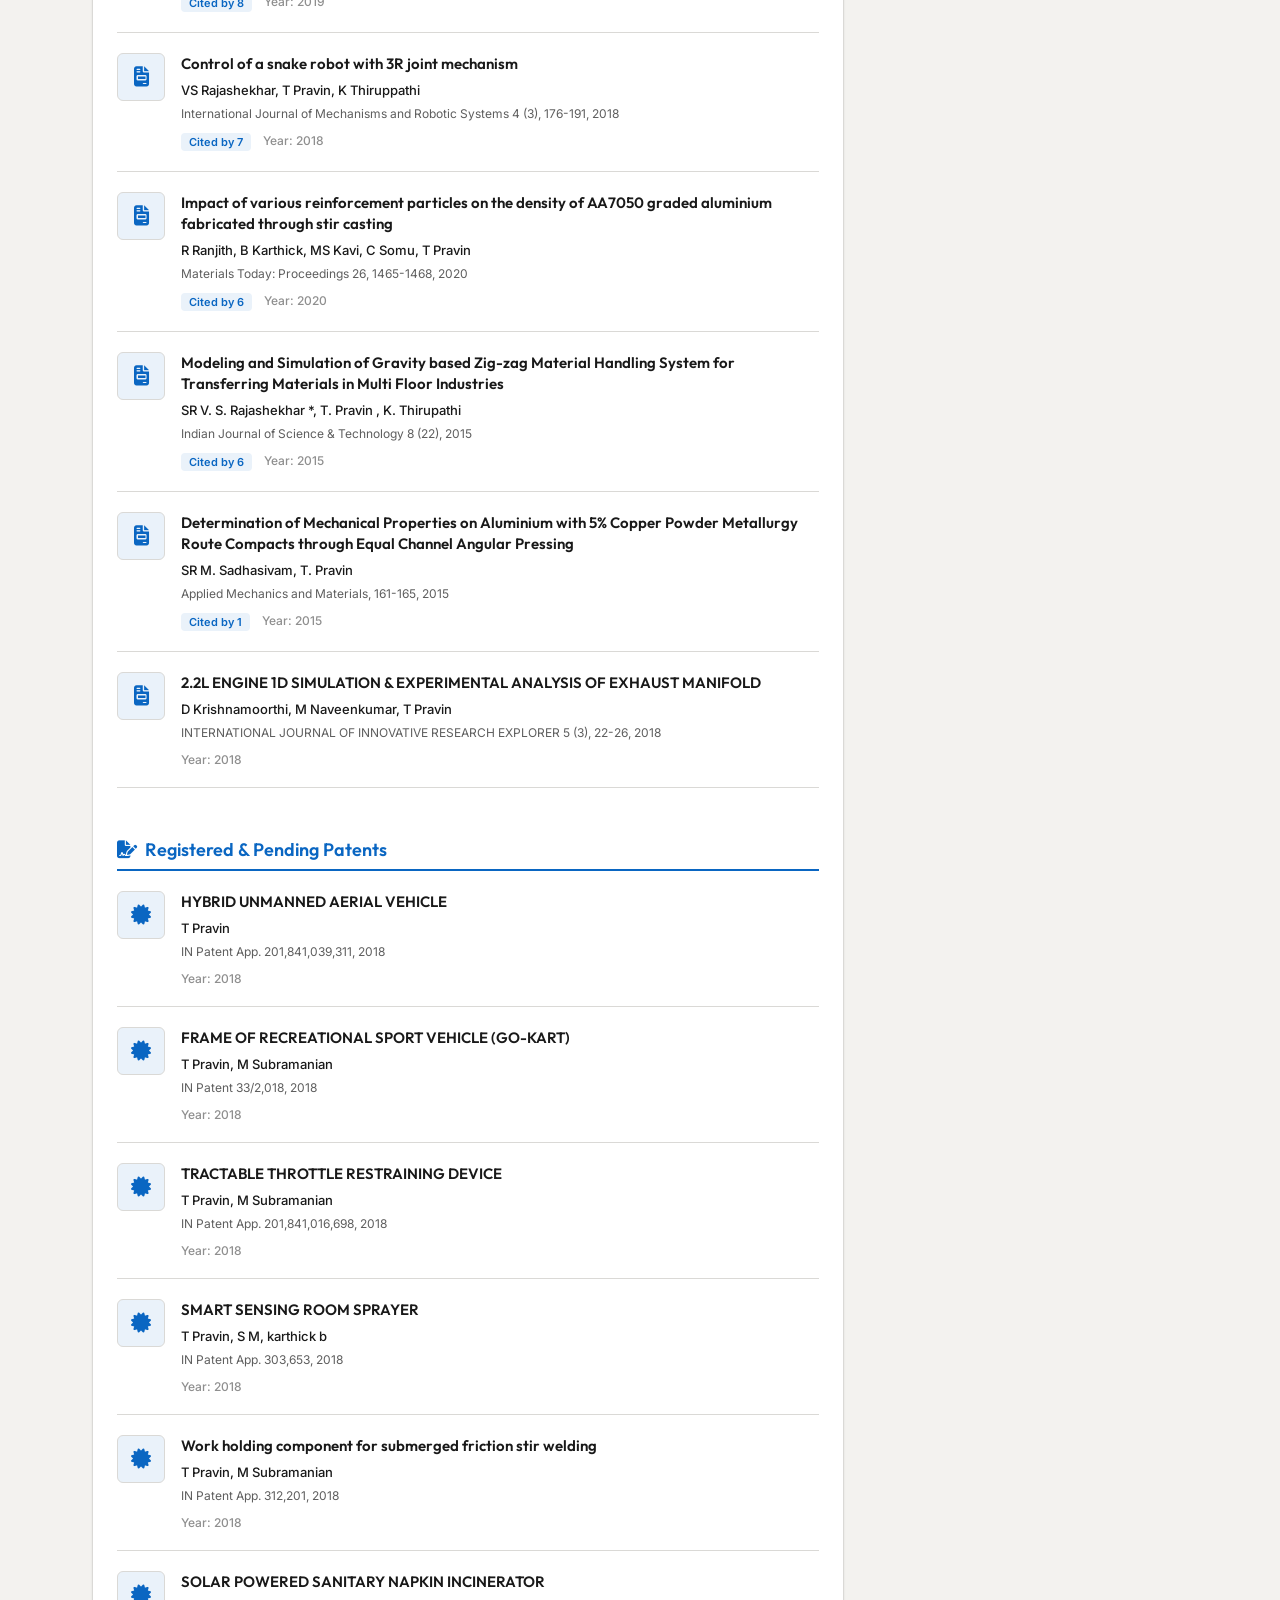
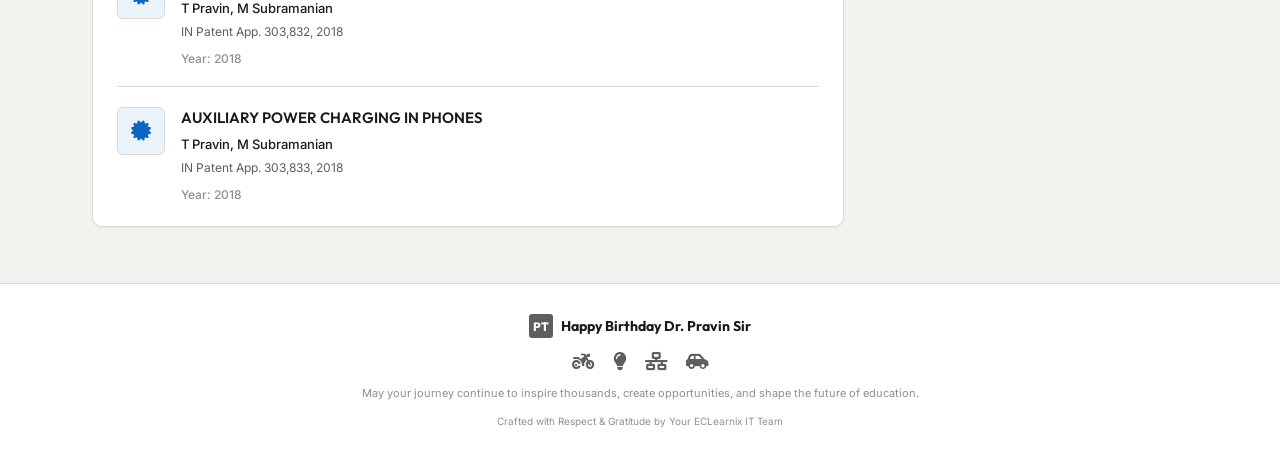
<file: research.html>
<!DOCTYPE html>
<html lang="en">
<head>
  <meta charset="UTF-8">
  <meta name="viewport" content="width=device-width, initial-scale=1.0">
  <meta name="description" content="Research publications, indexing, journal support, and patents of Dr. Pravin Sir.">
  <title>Research | Dr. Pravin Sir</title>
  
  <!-- FontAwesome Icons -->
  <link rel="stylesheet" href="https://cdnjs.cloudflare.com/ajax/libs/font-awesome/6.4.0/css/all.min.css">
  
  <!-- Stylesheets -->
  <link rel="stylesheet" href="style.css?v=1.0.8">
</head>
<body>

  <!-- BACKGROUND PARTICLES -->
  <canvas id="particle-canvas"></canvas>

  <!-- LINKEDIN GLOBAL HEADER NAV BAR -->
  <header class="nav-header">
    <div class="container nav-container">
      <div class="nav-logo-group">
        <a href="index.html?reset=true" class="nav-logo-box">PT</a>
        <div class="nav-search-bar">
          <i class="fas fa-search"></i>
          <input type="text" placeholder="Search" aria-label="Search">
        </div>
      </div>
      <nav aria-label="LinkedIn Navigation">
        <ul class="nav-menu">
          <li><a href="index.html" class="nav-link"><i class="fas fa-home"></i><span>Home</span></a></li>
          <li><a href="about.html" class="nav-link"><i class="fas fa-info-circle"></i><span>About</span></a></li>
          <li><a href="connect.html" class="nav-link"><i class="fas fa-users"></i><span>Connect</span></a></li>
          <li><a href="research.html" class="nav-link active"><i class="fas fa-graduation-cap"></i><span>Research</span></a></li>
          <li><a href="passion.html" class="nav-link"><i class="fas fa-motorcycle"></i><span>Passion</span></a></li>
          <li><a href="gallery.html" class="nav-link"><i class="fas fa-images"></i><span>Photo Gallery</span></a></li>
        </ul>
      </nav>
    </div>
  </header>

  <!-- MAIN PROFILE LAYOUT GRID -->
  <main class="container" style="margin-top: 24px;">
    <div class="profile-grid">
      
      <!-- MAIN FEED COLUMN (LEFT) -->
      <div class="main-column">
        
        <!-- HERO PROFILE CARD -->
        <div id="hero" class="linkedin-card hero-card">
          <div class="hero-cover">
            <video class="hero-cover-video" autoplay loop playsinline preload="auto">
              <source src="MainVideo.mp4" type="video/mp4">
              Your browser does not support the video tag.
            </video>
            <button class="hero-mute-btn" aria-label="Mute video"><i class="fas fa-volume-up"></i></button>
          </div>
          <div class="hero-avatar-container">
            <img class="hero-avatar" src="assets/profile_image.png" alt="Dr. Pravin Thangavelu Profile Photo">
          </div>
          
          <div class="hero-info-box">
            <div class="hero-profile-details">
              <h1 class="hero-profile-name">
                Dr. Pravin Thangavelu 
                <span style="font-size: 15px; color: var(--text-muted); font-weight: normal; margin-left: 8px; display: inline-flex; align-items: center; gap: 6px; vertical-align: middle;">
                  <i class="fas fa-shield-halved" style="font-size: 14px; color: var(--text-muted);" title="Verified account"></i>
                  <span>He/Him</span>
                  <span>&middot;</span>
                  <span style="font-weight: 600; color: var(--text-muted);">1st</span>
                </span>
              </h1>
              <p class="hero-profile-headline">Executive Director - ECLearnix EdTech</p>
              <p class="hero-profile-location">Coimbatore, Tamil Nadu, India &bull; <a href="https://www.linkedin.com/in/dr-pravin-thangavelu-32942569/" target="_blank" rel="noopener noreferrer">Contact info</a></p>
              <a href="https://www.linkedin.com/in/dr-pravin-thangavelu-32942569/" target="_blank" rel="noopener noreferrer" class="hero-profile-connections" style="display: block; margin-top: 6px;">11,006 followers</a>
              
              <div class="hero-actions-bar">
                <a href="index.html#tribute-hub" class="linkedin-btn btn-primary">Celebrate Birthday 🎉</a>
                <a href="about.html" class="linkedin-btn btn-secondary">About</a>
              </div>
            </div>
            
            <div class="hero-institution-badges">
              <a href="index.html#experience" class="institution-badge">
                <img class="institution-badge-logo" src="assets/eclearnix_logo.png" alt="ECLearnix EdTech Private Limited Logo">
                <span>ECLearnix EdTech Private Limited</span>
              </a>
              <a href="index.html#education" class="institution-badge">
                <svg class="institution-badge-logo" viewBox="0 0 24 24" xmlns="http://www.w3.org/2000/svg" style="fill: #990000; border-radius: 4px; border: 1px solid var(--border-linkedin); padding: 2px; background: #FFF;" alt="Anna University Chennai Logo">
                  <circle cx="12" cy="12" r="10" stroke="#990000" stroke-width="1.5" fill="none" />
                  <circle cx="12" cy="12" r="6" stroke="#990000" stroke-width="1" fill="none" />
                  <path d="M12 2 L12 22 M2 12 L22 12 M5 5 L19 19 M5 19 L19 5" stroke="#990000" stroke-width="1" />
                  <circle cx="12" cy="12" r="3" fill="#990000" />
                </svg>
                <span>Anna University Chennai</span>
              </a>
            </div>
          </div>
        </div>

        <!-- RESEARCH & PATENTS CARD -->
        <div id="research" class="linkedin-card">
          <h2 class="linkedin-card-title">Research &amp; Patents</h2>
          <div class="experience-list">
            <!-- Academic Publications Subsection -->
            <div style="border-bottom: 2px solid var(--accent-linkedin); padding-bottom: 8px; margin-bottom: 20px; margin-top: 10px;">
              <h3 style="font-size: 18px; font-weight: 600; color: var(--accent-linkedin); display: flex; align-items: center; gap: 8px;">
                <i class="fas fa-book"></i> Journal &amp; Conference Publications
              </h3>
            </div>
            <!-- Publication Item -->
            <div class="experience-item" style="border-bottom: 1px solid var(--border-linkedin); padding-bottom: 20px; margin-bottom: 20px;">
              <div class="experience-logo-box" style="background-color: var(--accent-soft-blue); border-radius: 6px; width: 48px; height: 48px; display: flex; align-items: center; justify-content: center; flex-shrink: 0;">
                <i class="fas fa-file-invoice" style="font-size: 20px; color: var(--accent-linkedin);"></i>
              </div>
              <div class="experience-details" style="width: 100%;">
                <h4 class="experience-role" style="font-size: 15px; font-weight: 600; color: var(--text-primary); margin-bottom: 4px; line-height: 1.4;">Integrated Taguchi cum grey relational experimental analysis technique (GREAT) for optimization and material characterization of FSP surface composites on AA6061 aluminium alloys</h4>
                <p class="experience-company" style="font-size: 13px; color: var(--text-primary); margin-bottom: 4px; font-weight: 500;">T Pravin, C Somu, R Rajavel, M Subramanian, PP Reynold</p>
                <p class="experience-dates" style="font-size: 12px; color: var(--text-muted); margin-bottom: 8px;">Materials Today: Proceedings 33, 5156-5161, 2020</p>
                <div style="display: flex; gap: 12px; font-size: 12px;">
                  <span style="color: var(--accent-linkedin); font-weight: 600; background-color: var(--accent-soft-blue); padding: 2px 8px; border-radius: 4px; font-size: 11px;">Cited by 19</span>
                  <span style="color: var(--text-light); font-weight: 500;">Year: 2020</span>
                </div>
              </div>
            </div>
            <!-- Publication Item -->
            <div class="experience-item" style="border-bottom: 1px solid var(--border-linkedin); padding-bottom: 20px; margin-bottom: 20px;">
              <div class="experience-logo-box" style="background-color: var(--accent-soft-blue); border-radius: 6px; width: 48px; height: 48px; display: flex; align-items: center; justify-content: center; flex-shrink: 0;">
                <i class="fas fa-file-invoice" style="font-size: 20px; color: var(--accent-linkedin);"></i>
              </div>
              <div class="experience-details" style="width: 100%;">
                <h4 class="experience-role" style="font-size: 15px; font-weight: 600; color: var(--text-primary); margin-bottom: 4px; line-height: 1.4;">Multi-objective particle swarm optimization based preprocessing of multi-class extremely imbalanced datasets</h4>
                <p class="experience-company" style="font-size: 13px; color: var(--text-primary); margin-bottom: 4px; font-weight: 500;">R Devi Priya, R Sivaraj, A Abraham, T Pravin, P Sivasankar, N Anitha</p>
                <p class="experience-dates" style="font-size: 12px; color: var(--text-muted); margin-bottom: 8px;">International Journal of Uncertainty, Fuzziness and Knowledge-Based Systems …, 2022</p>
                <div style="display: flex; gap: 12px; font-size: 12px;">
                  <span style="color: var(--accent-linkedin); font-weight: 600; background-color: var(--accent-soft-blue); padding: 2px 8px; border-radius: 4px; font-size: 11px;">Cited by 16</span>
                  <span style="color: var(--text-light); font-weight: 500;">Year: 2022</span>
                </div>
              </div>
            </div>
            <!-- Publication Item -->
            <div class="experience-item" style="border-bottom: 1px solid var(--border-linkedin); padding-bottom: 20px; margin-bottom: 20px;">
              <div class="experience-logo-box" style="background-color: var(--accent-soft-blue); border-radius: 6px; width: 48px; height: 48px; display: flex; align-items: center; justify-content: center; flex-shrink: 0;">
                <i class="fas fa-file-invoice" style="font-size: 20px; color: var(--accent-linkedin);"></i>
              </div>
              <div class="experience-details" style="width: 100%;">
                <h4 class="experience-role" style="font-size: 15px; font-weight: 600; color: var(--text-primary); margin-bottom: 4px; line-height: 1.4;">Clarifying the phenomenon of ultrasonic assisted electric discharge machining</h4>
                <p class="experience-company" style="font-size: 13px; color: var(--text-primary); margin-bottom: 4px; font-weight: 500;">T Pravin, M Subramanian, R Ranjith</p>
                <p class="experience-dates" style="font-size: 12px; color: var(--text-muted); margin-bottom: 8px;">Journal of the Indian Chemical Society 99 (10), 100705, 2022</p>
                <div style="display: flex; gap: 12px; font-size: 12px;">
                  <span style="color: var(--accent-linkedin); font-weight: 600; background-color: var(--accent-soft-blue); padding: 2px 8px; border-radius: 4px; font-size: 11px;">Cited by 16</span>
                  <span style="color: var(--text-light); font-weight: 500;">Year: 2022</span>
                </div>
              </div>
            </div>
            <!-- Publication Item -->
            <div class="experience-item" style="border-bottom: 1px solid var(--border-linkedin); padding-bottom: 20px; margin-bottom: 20px;">
              <div class="experience-logo-box" style="background-color: var(--accent-soft-blue); border-radius: 6px; width: 48px; height: 48px; display: flex; align-items: center; justify-content: center; flex-shrink: 0;">
                <i class="fas fa-file-invoice" style="font-size: 20px; color: var(--accent-linkedin);"></i>
              </div>
              <div class="experience-details" style="width: 100%;">
                <h4 class="experience-role" style="font-size: 15px; font-weight: 600; color: var(--text-primary); margin-bottom: 4px; line-height: 1.4;">Investigation on mechanical properties of aluminum with copper and silicon carbide using powder metallurgy technique</h4>
                <p class="experience-company" style="font-size: 13px; color: var(--text-primary); margin-bottom: 4px; font-weight: 500;">NSMK Nijamudeen, G Muthuarasu, GG Kumar, A Nagarjunan, T Pravin</p>
                <p class="experience-dates" style="font-size: 12px; color: var(--text-muted); margin-bottom: 8px;">Advances in natural and Applied Sciences 11 (4), 277-281, 2017</p>
                <div style="display: flex; gap: 12px; font-size: 12px;">
                  <span style="color: var(--accent-linkedin); font-weight: 600; background-color: var(--accent-soft-blue); padding: 2px 8px; border-radius: 4px; font-size: 11px;">Cited by 12</span>
                  <span style="color: var(--text-light); font-weight: 500;">Year: 2017</span>
                </div>
              </div>
            </div>
            <!-- Publication Item -->
            <div class="experience-item" style="border-bottom: 1px solid var(--border-linkedin); padding-bottom: 20px; margin-bottom: 20px;">
              <div class="experience-logo-box" style="background-color: var(--accent-soft-blue); border-radius: 6px; width: 48px; height: 48px; display: flex; align-items: center; justify-content: center; flex-shrink: 0;">
                <i class="fas fa-file-invoice" style="font-size: 20px; color: var(--accent-linkedin);"></i>
              </div>
              <div class="experience-details" style="width: 100%;">
                <h4 class="experience-role" style="font-size: 15px; font-weight: 600; color: var(--text-primary); margin-bottom: 4px; line-height: 1.4;">Optimization of Process Parameters of Al-10% Cu Compacts through Powder Metallurgy</h4>
                <p class="experience-company" style="font-size: 13px; color: var(--text-primary); margin-bottom: 4px; font-weight: 500;">T. Pravin, M. Sadhasivam, S. Raghuraman</p>
                <p class="experience-dates" style="font-size: 12px; color: var(--text-muted); margin-bottom: 8px;">Applied Mechanics and Materials, 603-607, 2015</p>
                <div style="display: flex; gap: 12px; font-size: 12px;">
                  <span style="color: var(--accent-linkedin); font-weight: 600; background-color: var(--accent-soft-blue); padding: 2px 8px; border-radius: 4px; font-size: 11px;">Cited by 9</span>
                  <span style="color: var(--text-light); font-weight: 500;">Year: 2015</span>
                </div>
              </div>
            </div>
            <!-- Publication Item -->
            <div class="experience-item" style="border-bottom: 1px solid var(--border-linkedin); padding-bottom: 20px; margin-bottom: 20px;">
              <div class="experience-logo-box" style="background-color: var(--accent-soft-blue); border-radius: 6px; width: 48px; height: 48px; display: flex; align-items: center; justify-content: center; flex-shrink: 0;">
                <i class="fas fa-file-invoice" style="font-size: 20px; color: var(--accent-linkedin);"></i>
              </div>
              <div class="experience-details" style="width: 100%;">
                <h4 class="experience-role" style="font-size: 15px; font-weight: 600; color: var(--text-primary); margin-bottom: 4px; line-height: 1.4;">A review on droplet deposition manufacturing-a rapid prototyping technique</h4>
                <p class="experience-company" style="font-size: 13px; color: var(--text-primary); margin-bottom: 4px; font-weight: 500;">VS Rajashekhar, T Pravin, K Thiruppathi</p>
                <p class="experience-dates" style="font-size: 12px; color: var(--text-muted); margin-bottom: 8px;">International Journal of Manufacturing Technology and Management 33 (5), 362-383, 2019</p>
                <div style="display: flex; gap: 12px; font-size: 12px;">
                  <span style="color: var(--accent-linkedin); font-weight: 600; background-color: var(--accent-soft-blue); padding: 2px 8px; border-radius: 4px; font-size: 11px;">Cited by 8</span>
                  <span style="color: var(--text-light); font-weight: 500;">Year: 2019</span>
                </div>
              </div>
            </div>
            <!-- Publication Item -->
            <div class="experience-item" style="border-bottom: 1px solid var(--border-linkedin); padding-bottom: 20px; margin-bottom: 20px;">
              <div class="experience-logo-box" style="background-color: var(--accent-soft-blue); border-radius: 6px; width: 48px; height: 48px; display: flex; align-items: center; justify-content: center; flex-shrink: 0;">
                <i class="fas fa-file-invoice" style="font-size: 20px; color: var(--accent-linkedin);"></i>
              </div>
              <div class="experience-details" style="width: 100%;">
                <h4 class="experience-role" style="font-size: 15px; font-weight: 600; color: var(--text-primary); margin-bottom: 4px; line-height: 1.4;">Control of a snake robot with 3R joint mechanism</h4>
                <p class="experience-company" style="font-size: 13px; color: var(--text-primary); margin-bottom: 4px; font-weight: 500;">VS Rajashekhar, T Pravin, K Thiruppathi</p>
                <p class="experience-dates" style="font-size: 12px; color: var(--text-muted); margin-bottom: 8px;">International Journal of Mechanisms and Robotic Systems 4 (3), 176-191, 2018</p>
                <div style="display: flex; gap: 12px; font-size: 12px;">
                  <span style="color: var(--accent-linkedin); font-weight: 600; background-color: var(--accent-soft-blue); padding: 2px 8px; border-radius: 4px; font-size: 11px;">Cited by 7</span>
                  <span style="color: var(--text-light); font-weight: 500;">Year: 2018</span>
                </div>
              </div>
            </div>
            <!-- Publication Item -->
            <div class="experience-item" style="border-bottom: 1px solid var(--border-linkedin); padding-bottom: 20px; margin-bottom: 20px;">
              <div class="experience-logo-box" style="background-color: var(--accent-soft-blue); border-radius: 6px; width: 48px; height: 48px; display: flex; align-items: center; justify-content: center; flex-shrink: 0;">
                <i class="fas fa-file-invoice" style="font-size: 20px; color: var(--accent-linkedin);"></i>
              </div>
              <div class="experience-details" style="width: 100%;">
                <h4 class="experience-role" style="font-size: 15px; font-weight: 600; color: var(--text-primary); margin-bottom: 4px; line-height: 1.4;">Impact of various reinforcement particles on the density of AA7050 graded aluminium fabricated through stir casting</h4>
                <p class="experience-company" style="font-size: 13px; color: var(--text-primary); margin-bottom: 4px; font-weight: 500;">R Ranjith, B Karthick, MS Kavi, C Somu, T Pravin</p>
                <p class="experience-dates" style="font-size: 12px; color: var(--text-muted); margin-bottom: 8px;">Materials Today: Proceedings 26, 1465-1468, 2020</p>
                <div style="display: flex; gap: 12px; font-size: 12px;">
                  <span style="color: var(--accent-linkedin); font-weight: 600; background-color: var(--accent-soft-blue); padding: 2px 8px; border-radius: 4px; font-size: 11px;">Cited by 6</span>
                  <span style="color: var(--text-light); font-weight: 500;">Year: 2020</span>
                </div>
              </div>
            </div>
            <!-- Publication Item -->
            <div class="experience-item" style="border-bottom: 1px solid var(--border-linkedin); padding-bottom: 20px; margin-bottom: 20px;">
              <div class="experience-logo-box" style="background-color: var(--accent-soft-blue); border-radius: 6px; width: 48px; height: 48px; display: flex; align-items: center; justify-content: center; flex-shrink: 0;">
                <i class="fas fa-file-invoice" style="font-size: 20px; color: var(--accent-linkedin);"></i>
              </div>
              <div class="experience-details" style="width: 100%;">
                <h4 class="experience-role" style="font-size: 15px; font-weight: 600; color: var(--text-primary); margin-bottom: 4px; line-height: 1.4;">Modeling and Simulation of Gravity based Zig-zag Material Handling System for Transferring Materials in Multi Floor Industries</h4>
                <p class="experience-company" style="font-size: 13px; color: var(--text-primary); margin-bottom: 4px; font-weight: 500;">SR V. S. Rajashekhar *, T. Pravin , K. Thirupathi</p>
                <p class="experience-dates" style="font-size: 12px; color: var(--text-muted); margin-bottom: 8px;">Indian Journal of Science & Technology 8 (22), 2015</p>
                <div style="display: flex; gap: 12px; font-size: 12px;">
                  <span style="color: var(--accent-linkedin); font-weight: 600; background-color: var(--accent-soft-blue); padding: 2px 8px; border-radius: 4px; font-size: 11px;">Cited by 6</span>
                  <span style="color: var(--text-light); font-weight: 500;">Year: 2015</span>
                </div>
              </div>
            </div>
            <!-- Publication Item -->
            <div class="experience-item" style="border-bottom: 1px solid var(--border-linkedin); padding-bottom: 20px; margin-bottom: 20px;">
              <div class="experience-logo-box" style="background-color: var(--accent-soft-blue); border-radius: 6px; width: 48px; height: 48px; display: flex; align-items: center; justify-content: center; flex-shrink: 0;">
                <i class="fas fa-file-invoice" style="font-size: 20px; color: var(--accent-linkedin);"></i>
              </div>
              <div class="experience-details" style="width: 100%;">
                <h4 class="experience-role" style="font-size: 15px; font-weight: 600; color: var(--text-primary); margin-bottom: 4px; line-height: 1.4;">Determination of Mechanical Properties on Aluminium with 5% Copper Powder Metallurgy Route Compacts through Equal Channel Angular Pressing</h4>
                <p class="experience-company" style="font-size: 13px; color: var(--text-primary); margin-bottom: 4px; font-weight: 500;">SR M. Sadhasivam, T. Pravin</p>
                <p class="experience-dates" style="font-size: 12px; color: var(--text-muted); margin-bottom: 8px;">Applied Mechanics and Materials, 161-165, 2015</p>
                <div style="display: flex; gap: 12px; font-size: 12px;">
                  <span style="color: var(--accent-linkedin); font-weight: 600; background-color: var(--accent-soft-blue); padding: 2px 8px; border-radius: 4px; font-size: 11px;">Cited by 1</span>
                  <span style="color: var(--text-light); font-weight: 500;">Year: 2015</span>
                </div>
              </div>
            </div>
            <!-- Publication Item -->
            <div class="experience-item" style="border-bottom: 1px solid var(--border-linkedin); padding-bottom: 20px; margin-bottom: 20px;">
              <div class="experience-logo-box" style="background-color: var(--accent-soft-blue); border-radius: 6px; width: 48px; height: 48px; display: flex; align-items: center; justify-content: center; flex-shrink: 0;">
                <i class="fas fa-file-invoice" style="font-size: 20px; color: var(--accent-linkedin);"></i>
              </div>
              <div class="experience-details" style="width: 100%;">
                <h4 class="experience-role" style="font-size: 15px; font-weight: 600; color: var(--text-primary); margin-bottom: 4px; line-height: 1.4;">2.2L ENGINE 1D SIMULATION & EXPERIMENTAL ANALYSIS OF EXHAUST MANIFOLD</h4>
                <p class="experience-company" style="font-size: 13px; color: var(--text-primary); margin-bottom: 4px; font-weight: 500;">D Krishnamoorthi, M Naveenkumar, T Pravin</p>
                <p class="experience-dates" style="font-size: 12px; color: var(--text-muted); margin-bottom: 8px;">INTERNATIONAL JOURNAL OF INNOVATIVE RESEARCH EXPLORER 5 (3), 22-26, 2018</p>
                <div style="display: flex; gap: 12px; font-size: 12px;">

                  <span style="color: var(--text-light); font-weight: 500;">Year: 2018</span>
                </div>
              </div>
            </div>
            <!-- Patents Subsection -->
            <div style="border-bottom: 2px solid var(--accent-linkedin); padding-bottom: 8px; margin-bottom: 20px; margin-top: 30px;">
              <h3 style="font-size: 18px; font-weight: 600; color: var(--accent-linkedin); display: flex; align-items: center; gap: 8px;">
                <i class="fas fa-file-signature"></i> Registered &amp; Pending Patents
              </h3>
            </div>
            <!-- Patent Item -->
            <div class="experience-item" style="border-bottom: 1px solid var(--border-linkedin); padding-bottom: 20px; margin-bottom: 20px;">
              <div class="experience-logo-box" style="background-color: var(--accent-soft-blue); border-radius: 6px; width: 48px; height: 48px; display: flex; align-items: center; justify-content: center; flex-shrink: 0;">
                <i class="fas fa-certificate" style="font-size: 20px; color: var(--accent-linkedin);"></i>
              </div>
              <div class="experience-details" style="width: 100%;">
                <h4 class="experience-role" style="font-size: 15px; font-weight: 600; color: var(--text-primary); margin-bottom: 4px; line-height: 1.4;">HYBRID UNMANNED AERIAL VEHICLE</h4>
                <p class="experience-company" style="font-size: 13px; color: var(--text-primary); margin-bottom: 4px; font-weight: 500;">T Pravin</p>
                <p class="experience-dates" style="font-size: 12px; color: var(--text-muted); margin-bottom: 8px;">IN Patent App. 201,841,039,311, 2018</p>
                <div style="display: flex; gap: 12px; font-size: 12px;">
                  <span style="color: var(--text-light); font-weight: 500;">Year: 2018</span>
                </div>
              </div>
            </div>
            <!-- Patent Item -->
            <div class="experience-item" style="border-bottom: 1px solid var(--border-linkedin); padding-bottom: 20px; margin-bottom: 20px;">
              <div class="experience-logo-box" style="background-color: var(--accent-soft-blue); border-radius: 6px; width: 48px; height: 48px; display: flex; align-items: center; justify-content: center; flex-shrink: 0;">
                <i class="fas fa-certificate" style="font-size: 20px; color: var(--accent-linkedin);"></i>
              </div>
              <div class="experience-details" style="width: 100%;">
                <h4 class="experience-role" style="font-size: 15px; font-weight: 600; color: var(--text-primary); margin-bottom: 4px; line-height: 1.4;">FRAME OF RECREATIONAL SPORT VEHICLE (GO-KART)</h4>
                <p class="experience-company" style="font-size: 13px; color: var(--text-primary); margin-bottom: 4px; font-weight: 500;">T Pravin, M Subramanian</p>
                <p class="experience-dates" style="font-size: 12px; color: var(--text-muted); margin-bottom: 8px;">IN Patent 33/2,018, 2018</p>
                <div style="display: flex; gap: 12px; font-size: 12px;">
                  <span style="color: var(--text-light); font-weight: 500;">Year: 2018</span>
                </div>
              </div>
            </div>
            <!-- Patent Item -->
            <div class="experience-item" style="border-bottom: 1px solid var(--border-linkedin); padding-bottom: 20px; margin-bottom: 20px;">
              <div class="experience-logo-box" style="background-color: var(--accent-soft-blue); border-radius: 6px; width: 48px; height: 48px; display: flex; align-items: center; justify-content: center; flex-shrink: 0;">
                <i class="fas fa-certificate" style="font-size: 20px; color: var(--accent-linkedin);"></i>
              </div>
              <div class="experience-details" style="width: 100%;">
                <h4 class="experience-role" style="font-size: 15px; font-weight: 600; color: var(--text-primary); margin-bottom: 4px; line-height: 1.4;">TRACTABLE THROTTLE RESTRAINING DEVICE</h4>
                <p class="experience-company" style="font-size: 13px; color: var(--text-primary); margin-bottom: 4px; font-weight: 500;">T Pravin, M Subramanian</p>
                <p class="experience-dates" style="font-size: 12px; color: var(--text-muted); margin-bottom: 8px;">IN Patent App. 201,841,016,698, 2018</p>
                <div style="display: flex; gap: 12px; font-size: 12px;">
                  <span style="color: var(--text-light); font-weight: 500;">Year: 2018</span>
                </div>
              </div>
            </div>
            <!-- Patent Item -->
            <div class="experience-item" style="border-bottom: 1px solid var(--border-linkedin); padding-bottom: 20px; margin-bottom: 20px;">
              <div class="experience-logo-box" style="background-color: var(--accent-soft-blue); border-radius: 6px; width: 48px; height: 48px; display: flex; align-items: center; justify-content: center; flex-shrink: 0;">
                <i class="fas fa-certificate" style="font-size: 20px; color: var(--accent-linkedin);"></i>
              </div>
              <div class="experience-details" style="width: 100%;">
                <h4 class="experience-role" style="font-size: 15px; font-weight: 600; color: var(--text-primary); margin-bottom: 4px; line-height: 1.4;">SMART SENSING ROOM SPRAYER</h4>
                <p class="experience-company" style="font-size: 13px; color: var(--text-primary); margin-bottom: 4px; font-weight: 500;">T Pravin, S M, karthick b</p>
                <p class="experience-dates" style="font-size: 12px; color: var(--text-muted); margin-bottom: 8px;">IN Patent App. 303,653, 2018</p>
                <div style="display: flex; gap: 12px; font-size: 12px;">
                  <span style="color: var(--text-light); font-weight: 500;">Year: 2018</span>
                </div>
              </div>
            </div>
            <!-- Patent Item -->
            <div class="experience-item" style="border-bottom: 1px solid var(--border-linkedin); padding-bottom: 20px; margin-bottom: 20px;">
              <div class="experience-logo-box" style="background-color: var(--accent-soft-blue); border-radius: 6px; width: 48px; height: 48px; display: flex; align-items: center; justify-content: center; flex-shrink: 0;">
                <i class="fas fa-certificate" style="font-size: 20px; color: var(--accent-linkedin);"></i>
              </div>
              <div class="experience-details" style="width: 100%;">
                <h4 class="experience-role" style="font-size: 15px; font-weight: 600; color: var(--text-primary); margin-bottom: 4px; line-height: 1.4;">Work holding component for submerged friction stir welding</h4>
                <p class="experience-company" style="font-size: 13px; color: var(--text-primary); margin-bottom: 4px; font-weight: 500;">T Pravin, M Subramanian</p>
                <p class="experience-dates" style="font-size: 12px; color: var(--text-muted); margin-bottom: 8px;">IN Patent App. 312,201, 2018</p>
                <div style="display: flex; gap: 12px; font-size: 12px;">
                  <span style="color: var(--text-light); font-weight: 500;">Year: 2018</span>
                </div>
              </div>
            </div>
            <!-- Patent Item -->
            <div class="experience-item" style="border-bottom: 1px solid var(--border-linkedin); padding-bottom: 20px; margin-bottom: 20px;">
              <div class="experience-logo-box" style="background-color: var(--accent-soft-blue); border-radius: 6px; width: 48px; height: 48px; display: flex; align-items: center; justify-content: center; flex-shrink: 0;">
                <i class="fas fa-certificate" style="font-size: 20px; color: var(--accent-linkedin);"></i>
              </div>
              <div class="experience-details" style="width: 100%;">
                <h4 class="experience-role" style="font-size: 15px; font-weight: 600; color: var(--text-primary); margin-bottom: 4px; line-height: 1.4;">SOLAR POWERED SANITARY NAPKIN INCINERATOR</h4>
                <p class="experience-company" style="font-size: 13px; color: var(--text-primary); margin-bottom: 4px; font-weight: 500;">T Pravin, M Subramanian</p>
                <p class="experience-dates" style="font-size: 12px; color: var(--text-muted); margin-bottom: 8px;">IN Patent App. 303,832, 2018</p>
                <div style="display: flex; gap: 12px; font-size: 12px;">
                  <span style="color: var(--text-light); font-weight: 500;">Year: 2018</span>
                </div>
              </div>
            </div>
            <!-- Patent Item -->
            <div class="experience-item" style="padding-bottom: 0; margin-bottom: 0;">
              <div class="experience-logo-box" style="background-color: var(--accent-soft-blue); border-radius: 6px; width: 48px; height: 48px; display: flex; align-items: center; justify-content: center; flex-shrink: 0;">
                <i class="fas fa-certificate" style="font-size: 20px; color: var(--accent-linkedin);"></i>
              </div>
              <div class="experience-details" style="width: 100%;">
                <h4 class="experience-role" style="font-size: 15px; font-weight: 600; color: var(--text-primary); margin-bottom: 4px; line-height: 1.4;">AUXILIARY POWER CHARGING  IN PHONES</h4>
                <p class="experience-company" style="font-size: 13px; color: var(--text-primary); margin-bottom: 4px; font-weight: 500;">T Pravin, M Subramanian</p>
                <p class="experience-dates" style="font-size: 12px; color: var(--text-muted); margin-bottom: 8px;">IN Patent App. 303,833, 2018</p>
                <div style="display: flex; gap: 12px; font-size: 12px;">
                  <span style="color: var(--text-light); font-weight: 500;">Year: 2018</span>
                </div>
              </div>
            </div>
          </div>

        </div>

      </div>

      <!-- RIGHT SIDEBAR COLUMN (RIGHT) -->
      <div class="sidebar-column">
        
        <!-- PUBLIC PROFILE CARD -->
        <div class="linkedin-card sidebar-card">
          <h2 class="sidebar-card-title">
            <span>Profile Language</span>
            <i class="fas fa-globe" style="color: var(--text-muted); font-size: 14px;"></i>
          </h2>
          <p style="font-size: 13px; color: var(--text-muted); font-weight: 600; margin-bottom: 12px;">English</p>
          
          <hr style="border: none; border-top: 1px solid var(--border-linkedin); margin: 12px 0;">
          
          <h2 class="sidebar-card-title">
            <span>Public Profile &amp; URL</span>
            <i class="fas fa-edit" style="color: var(--text-muted); font-size: 14px;"></i>
          </h2>
          <p style="font-size: 13px; color: var(--accent-linkedin); font-weight: 600;">
            <a href="https://www.linkedin.com/in/dr-pravin-thangavelu-32942569/" target="_blank" style="color: var(--accent-linkedin); text-decoration: none;">linkedin.com/in/dr-pravin-thangavelu-32942569</a>
          </p>
        </div>

        <!-- BIRTHDAY AD ADVERTISEMENT CARD -->
        <div class="linkedin-card sidebar-card sidebar-ad-card">
          <div class="ad-text-top">Celebration Alert</div>
          <div class="ad-avatar-group">
            <img class="ad-avatar-profile" src="fam.jpg" alt="Dr. Pravin Sir profile image" style="width:56px; height:56px; object-fit:cover; border-radius:50%;">
            <img class="ad-avatar-birthday" src="wish.png" alt="Wish image">
          </div>
          <h3 style="font-size: 15px; font-weight: 600; margin-bottom: 10px;">Happy Birthday Dr. Pravin Sir</h3>
          <p class="ad-message-text">Celebrate Dr. Pravin's special day by sending your respect and wishes inside the Tribute Hub.</p>
          <a href="index.html#tribute-hub" class="linkedin-btn btn-secondary" style="font-size: 12px; padding: 6px 16px;">Celebrate Now</a>
        </div>

        <!-- CO-FOUNDERS CONNECTIONS LIST CARD -->
        <div class="linkedin-card sidebar-card">
          <h2 class="sidebar-card-title">People Also Viewed</h2>
          <ul class="sidebar-list">
            <li class="sidebar-item">
              <img src="somusir.png" alt="Dr. Somu Chinnusamy" style="width: 32px; height: 32px; border-radius: 50%; object-fit: cover; flex-shrink: 0; margin-top: 2px;">
              <div style="display: flex; flex-direction: column; gap: 2px;">
                <span style="font-weight: 600; color: var(--text-primary);">Dr. Somu Chinnusamy</span>
                <span style="font-size: 11px; color: var(--text-muted);">Co-Founder &amp; Chairman, ECLearnix EdTech</span>
                <button class="linkedin-btn btn-secondary" style="font-size: 10px; padding: 3px 10px; align-self: flex-start; margin-top: 4px; border-radius: 4px;"><i class="fas fa-user-plus" style="font-size: 9px; color: var(--accent-linkedin);"></i> Connect</button>
              </div>
            </li>
            
            <hr style="border: none; border-top: 1px solid var(--border-linkedin); margin: 6px 0;">

            <li class="sidebar-item">
              <i class="fas fa-user-circle" style="font-size: 28px; color: var(--text-light);"></i>
              <div style="display: flex; flex-direction: column; gap: 2px;">
                <span style="font-weight: 600; color: var(--text-primary);">Er. Saravana Kumar Madheswaran</span>
                <span style="font-size: 11px; color: var(--text-muted);">Co-Founder, ECLearnix EdTech</span>
                <button class="linkedin-btn btn-secondary" style="font-size: 10px; padding: 3px 10px; align-self: flex-start; margin-top: 4px; border-radius: 4px;"><i class="fas fa-user-plus" style="font-size: 9px; color: var(--accent-linkedin);"></i> Connect</button>
              </div>
            </li>
          </ul>
        </div>

      </div>
      
    </div>
  </main>

  <!-- FOOTER -->
  <footer>
    <div class="container footer-content">
      <div class="footer-logo-row">
        <div class="footer-logo-icon">PT</div>
        <span>Happy Birthday Dr. Pravin Sir</span>
      </div>
      <div class="footer-icons">
        <i class="fas fa-motorcycle" title="Ride Direction"></i>
        <i class="fas fa-lightbulb" title="Innovation"></i>
        <i class="fas fa-network-wired" title="LinkedIn Influence"></i>
        <i class="fas fa-car-side" title="Performance Enthusiast"></i>
      </div>
      <p class="footer-text">
        May your journey continue to inspire thousands, create opportunities, and shape the future of education.
      </p>
      <p class="footer-text" style="color: var(--text-light); font-size: 10px;">
        Crafted with Respect &amp; Gratitude by Your ECLearnix IT Team
      </p>
    </div>
  </footer>

  <!-- Scripts -->
  <script src="script.js?v=1.0.8"></script>
</body>
</html>
</file>
<file: style.css>
@import url('https://fonts.googleapis.com/css2?family=Inter:wght@300;400;500;600;700&family=Outfit:wght@500;600;700;800;900&display=swap');

/* --- LINKEDIN DESIGN SYSTEM VARIABLES --- */
:root {
  --bg-primary: #F3F2EF;
  /* LinkedIn gray canvas background */
  --bg-card: #FFFFFF;
  /* LinkedIn white cards */
  --border-linkedin: #DAD9D6;
  /* Card border gray */
  --accent-linkedin: #0A66C2;
  /* LinkedIn blue */
  --accent-linkedin-hover: #004182;
  /* Darker blue hover */
  --accent-soft-blue: #EAF2FA;
  /* Highlight blue background */

  --text-primary: #191919;
  /* Matte black main text */
  --text-muted: #5E5E5E;
  /* Dark gray subtitle text */
  --text-light: #8F8F8F;
  /* Muted gray info text */

  --font-heading: 'Outfit', sans-serif;
  --font-body: 'Inter', sans-serif;
  --transition-smooth: all 0.3s cubic-bezier(0.25, 0.46, 0.45, 0.94);
  --transition-fast: all 0.15s cubic-bezier(0.25, 0.46, 0.45, 0.94);
}

/* --- BASE STYLING --- */
* {
  margin: 0;
  padding: 0;
  box-sizing: border-box;
}

html {
  scroll-behavior: smooth;
  background-color: var(--bg-primary);
  color: var(--text-primary);
  font-family: var(--font-body);
}

body {
  background-color: var(--bg-primary);
  overflow-x: hidden;
  padding-top: 72px;
  /* Margin below fixed LinkedIn nav bar */
}

/* Custom scrollbar */
::-webkit-scrollbar {
  width: 8px;
}

::-webkit-scrollbar-track {
  background: var(--bg-primary);
}

::-webkit-scrollbar-thumb {
  background: #C7C6C3;
  border-radius: 4px;
}

::-webkit-scrollbar-thumb:hover {
  background: var(--text-muted);
}

h1,
h2,
h3,
h4,
h5,
h6 {
  color: var(--text-primary);
  font-family: var(--font-heading);
}

a {
  color: inherit;
  text-decoration: none;
}

.container {
  max-width: 1128px;
  /* LinkedIn standard grid width */
  margin: 0 auto;
  padding: 0 16px;
}

/* LinkedIn Card Styling */
.linkedin-card {
  background-color: var(--bg-card);
  border: 1px solid var(--border-linkedin);
  border-radius: 10px;
  padding: 24px;
  margin-bottom: 16px;
  box-shadow: 0 0 0 1px rgba(0, 0, 0, 0.015), 0 2px 4px rgba(0, 0, 0, 0.025);
  position: relative;
  overflow: hidden;
}

.linkedin-card-title {
  font-size: 20px;
  font-weight: 600;
  margin-bottom: 20px;
  color: var(--text-primary);
  display: flex;
  justify-content: space-between;
  align-items: center;
}

/* Standard LinkedIn Pill buttons */
.linkedin-btn {
  display: inline-flex;
  align-items: center;
  justify-content: center;
  gap: 8px;
  font-family: var(--font-body);
  font-size: 15px;
  font-weight: 600;
  padding: 10px 24px;
  border-radius: 50px;
  cursor: pointer;
  transition: var(--transition-fast);
  text-align: center;
}

.linkedin-btn.btn-primary {
  background-color: var(--accent-linkedin);
  color: #FFFFFF;
  border: 1px solid transparent;
}

.linkedin-btn.btn-primary:hover {
  background-color: var(--accent-linkedin-hover);
}

.linkedin-btn.btn-secondary {
  background-color: transparent;
  color: var(--accent-linkedin);
  border: 1px solid var(--accent-linkedin);
}

.linkedin-btn.btn-secondary:hover {
  background-color: var(--accent-soft-blue);
}

.linkedin-btn.btn-text {
  background: transparent;
  color: var(--text-muted);
  border: none;
  padding: 8px 16px;
}

.linkedin-btn.btn-text:hover {
  background-color: rgba(0, 0, 0, 0.05);
  color: var(--text-primary);
}

/* Background canvas particles */
#particle-canvas {
  position: fixed;
  top: 0;
  left: 0;
  width: 100vw;
  height: 100vh;
  z-index: -2;
  pointer-events: none;
}

/* --- LINKEDIN GLOBAL NAVIGATION HEADER --- */
.nav-header {
  position: fixed;
  top: 0;
  left: 0;
  width: 100%;
  z-index: 1000;
  background-color: var(--bg-card);
  border-bottom: 1px solid var(--border-linkedin);
}

.nav-container {
  display: flex;
  justify-content: space-between;
  align-items: center;
  height: 52px;
  /* Standard LinkedIn Nav Height */
}

.nav-container nav {
  height: 100%;
}

.nav-logo-group {
  display: flex;
  align-items: center;
  gap: 12px;
  flex-grow: 0.15;
}

.nav-logo-box {
  width: 34px;
  height: 34px;
  border-radius: 4px;
  background-color: var(--accent-linkedin);
  color: #FFFFFF;
  display: flex;
  align-items: center;
  justify-content: center;
  font-family: var(--font-heading);
  font-weight: 800;
  font-size: 18px;
}

.nav-search-bar {
  display: flex;
  align-items: center;
  background-color: #EDF3F8;
  border-radius: 4px;
  padding: 6px 12px;
  width: 280px;
  gap: 8px;
  border: 1px solid transparent;
  transition: var(--transition-fast);
}

.nav-search-bar:focus-within {
  border-color: var(--text-primary);
  width: 320px;
  background-color: var(--bg-card);
  box-shadow: 0 0 0 1px var(--text-primary);
}

.nav-search-bar i {
  color: var(--text-muted);
  font-size: 14px;
}

.nav-search-bar input {
  background: transparent;
  border: none;
  outline: none;
  font-size: 14px;
  color: var(--text-primary);
  width: 100%;
}

.nav-menu {
  display: flex;
  gap: 16px;
  /* Modern spacing between LinkedIn navigation tabs */
  list-style: none;
  height: 100%;
}

.nav-item,
.nav-menu li {
  height: 100%;
}

.nav-link {
  display: flex;
  flex-direction: column;
  align-items: center;
  justify-content: center;
  height: 100%;
  min-width: 76px;
  padding: 0 8px;
  flex-shrink: 0;
  /* Prevent items from shrinking unequally */
  color: var(--text-muted);
  font-size: 12px;
  font-weight: 400;
  gap: 4px;
  position: relative;
  cursor: pointer;
  transition: var(--transition-fast);
}

.nav-link i {
  font-size: 18px;
}

.nav-link:hover {
  color: var(--text-primary);
}

.nav-link.active {
  color: var(--text-primary);
  font-weight: 500;
}

.nav-link.active::after {
  content: '';
  position: absolute;
  bottom: 0;
  left: 0;
  right: 0;
  height: 3px;
  /* Crispy and highly visible line indicator */
  background-color: var(--text-primary);
}

/* Me Avatar in nav */
.nav-link-avatar {
  width: 22px;
  height: 22px;
  border-radius: 50%;
  background-color: var(--accent-linkedin);
  display: flex;
  align-items: center;
  justify-content: center;
  color: #fff;
  font-size: 10px;
  font-weight: 700;
}

/* --- LINKEDIN PROFILE GRID LAYOUT --- */
.profile-grid {
  display: grid;
  grid-template-columns: 1fr 320px;
  gap: 24px;
  align-items: start;
}

/* --- MAIN PROFILE CARD (HERO) --- */
.hero-card {
  padding: 0;
  /* Cover banner overlaps borders */
}

.hero-cover {
  position: relative;
  width: 100%;
  height: 200px;
  background-color: #DFE3E6;
}

.hero-cover img {
  width: 100%;
  height: 100%;
  object-fit: cover;
}

.hero-avatar-container {
  width: 152px;
  height: 152px;
  border-radius: 50%;
  border: 4px solid var(--bg-card);
  background-color: var(--bg-card);
  margin-top: -95px;
  margin-left: 24px;
  position: relative;
  overflow: hidden;
  box-shadow: 0 4px 12px rgba(0, 0, 0, 0.1);
  display: flex;
  align-items: center;
  justify-content: center;
}

.hero-avatar {
  width: 100%;
  height: 100%;
  object-fit: cover;
}

.hero-info-box {
  padding: 24px;
  display: flex;
  justify-content: space-between;
  align-items: flex-start;
}

.hero-profile-details {
  display: flex;
  flex-direction: column;
  gap: 8px;
}

.hero-profile-name {
  font-size: 24px;
  font-weight: 600;
  color: var(--text-primary);
}

.hero-profile-headline {
  font-size: 16px;
  color: var(--text-primary);
  font-weight: 400;
  max-width: 580px;
  line-height: 1.4;
}

.hero-profile-location {
  font-size: 14px;
  color: var(--text-muted);
}

.hero-profile-location a {
  color: var(--accent-linkedin);
  font-weight: 600;
  margin-left: 8px;
}

.hero-profile-connections {
  font-size: 14px;
  color: var(--accent-linkedin);
  font-weight: 600;
  margin-top: 4px;
}

.hero-profile-connections:hover {
  text-decoration: underline;
}

.hero-actions-bar {
  display: flex;
  gap: 12px;
  margin-top: 18px;
}

.hero-institution-badges {
  display: flex;
  flex-direction: column;
  gap: 12px;
  max-width: 200px;
}

.institution-badge {
  display: flex;
  align-items: center;
  gap: 8px;
  font-size: 13px;
  font-weight: 600;
  color: var(--text-primary);
}

.institution-badge:hover {
  color: var(--accent-linkedin);
  text-decoration: underline;
}

.institution-badge-logo {
  width: 24px;
  height: 24px;
  border-radius: 4px;
  object-fit: contain;
}

/* --- ABOUT SECTION --- */
.about-text {
  font-size: 14px;
  line-height: 1.6;
  color: var(--text-muted);
  white-space: pre-line;
}

/* --- FEATURED EVENT SPOTLIGHT (BIRTHDAY CELEBRATION) --- */
.featured-event-spotlight {
  border: 2px solid var(--accent-linkedin);
  /* Highlighted frame */
}

.featured-event-grid {
  display: grid;
  grid-template-columns: 1.1fr 0.9fr;
  gap: 24px;
  align-items: center;
}

.video-player-box {
  position: relative;
  width: 100%;
  padding-bottom: 56.25%;
  height: 0;
  border-radius: 8px;
  overflow: hidden;
  border: 1px solid var(--border-linkedin);
  background-color: #000000;
}

.video-placeholder {
  position: absolute;
  top: 0;
  left: 0;
  width: 100%;
  height: 100%;
  display: flex;
  flex-direction: column;
  align-items: center;
  justify-content: center;
  background: linear-gradient(135deg, #1C1D21 0%, #090A0D 100%);
  gap: 15px;
  cursor: pointer;
}

.video-placeholder img {
  position: absolute;
  top: 0;
  left: 0;
  width: 100%;
  height: 100%;
  object-fit: cover;
  opacity: 0.3;
  filter: blur(1px);
}

.video-play-btn {
  width: 64px;
  height: 64px;
  border-radius: 50%;
  background-color: var(--accent-linkedin);
  display: flex;
  align-items: center;
  justify-content: center;
  color: #ffffff;
  font-size: 20px;
  z-index: 5;
  transition: var(--transition-smooth);
}

.video-placeholder:hover .video-play-btn {
  transform: scale(1.1);
  background-color: var(--accent-linkedin-hover);
}

.video-play-text {
  font-size: 13px;
  font-weight: 600;
  color: #FFFFFF;
  z-index: 5;
  text-transform: uppercase;
}

.cake-box {
  display: flex;
  flex-direction: column;
  align-items: center;
  gap: 15px;
  padding: 10px;
  background-color: #F8F9FA;
  border-radius: 8px;
  border: 1px dashed var(--border-linkedin);
  cursor: pointer;
  transition: var(--transition-smooth);
  user-select: none;
  -webkit-user-select: none;
}

.cake-box:hover {
  background-color: var(--accent-soft-blue);
  border-color: var(--accent-linkedin);
}

.cake-svg {
  width: 100%;
  max-width: 180px;
  height: 200px;
}

.flame {
  animation: flicker 0.15s ease-in-out infinite alternate;
  transition: opacity 0.5s ease, transform 0.5s ease;
  fill: #ff9d00;
  filter: drop-shadow(0 0 6px rgba(255, 157, 0, 0.9));
}

.flame-inner {
  fill: #ffea00;
  filter: drop-shadow(0 0 3px rgba(255, 234, 0, 0.9));
}

.flame.extinguished {
  opacity: 0;
  transform: scale(0) !important;
  animation: none !important;
}

@keyframes flicker {
  0% {
    transform: skewX(-2deg) scaleY(0.9) scaleX(0.95);
  }

  50% {
    transform: skewX(1deg) scaleY(1.05) scaleX(1);
  }

  100% {
    transform: skewX(2deg) scaleY(1.1) scaleX(1.05);
  }
}

.cake-tip {
  font-size: 11px;
  color: var(--text-muted);
  text-align: center;
  line-height: 1.4;
}

/* Event Personal Message Card */
.event-message-box {
  background-color: var(--accent-soft-blue);
  border-radius: 8px;
  padding: 20px;
  margin-top: 20px;
  border: 1px solid rgba(10, 102, 194, 0.15);
}

.event-message-text {
  font-size: 15px;
  line-height: 1.7;
  color: var(--text-primary);
  margin-bottom: 15px;
}

.event-message-signature {
  font-size: 13px;
  font-weight: 700;
  color: var(--accent-linkedin);
}

/* --- EXPERIENCE SECTION (VENTURES LIST) --- */
.experience-list {
  display: flex;
  flex-direction: column;
}

.experience-item {
  display: flex;
  gap: 16px;
  padding-bottom: 20px;
  margin-bottom: 20px;
  border-bottom: 1px solid var(--border-linkedin);
}

.experience-item:last-child {
  border-bottom: none;
  padding-bottom: 0;
  margin-bottom: 0;
}

.experience-logo-box {
  width: 48px;
  height: 48px;
  flex-shrink: 0;
  display: flex;
  align-items: center;
  justify-content: center;
  background-color: #FFFFFF;
  border: 1px solid var(--border-linkedin);
  border-radius: 4px;
}

.experience-logo {
  width: 100%;
  height: 100%;
  object-fit: contain;
}

.experience-details {
  display: flex;
  flex-direction: column;
  gap: 4px;
}

.experience-role {
  font-size: 16px;
  font-weight: 600;
  color: var(--text-primary);
}

.experience-company {
  font-size: 14px;
  color: var(--text-primary);
}

.experience-dates {
  font-size: 13px;
  color: var(--text-muted);
}

.experience-desc {
  font-size: 14px;
  color: var(--text-muted);
  line-height: 1.5;
  margin-top: 6px;
}

/* --- NESTED ROLES TIMELINE --- */
.nested-roles {
  margin-top: 12px;
  border-left: 2px solid var(--border-linkedin);
  padding-left: 20px;
  margin-left: 6px;
  position: relative;
  transition: border-color 0.3s ease;
}

.nested-role-item {
  position: relative;
  margin-bottom: 20px;
}

.nested-role-item h4,
.nested-role-item p {
  transition: transform 0.3s cubic-bezier(0.25, 0.46, 0.45, 0.94);
}

.nested-role-bullet {
  position: absolute;
  left: -25px;
  /* Perfect pixel alignment to the 2px border */
  top: 6px;
  width: 8px;
  height: 8px;
  border-radius: 50%;
  background-color: var(--border-linkedin);
  transition: all 0.3s cubic-bezier(0.25, 0.46, 0.45, 0.94);
}

.nested-role-item:hover h4,
.nested-role-item:hover p {
  transform: translateX(6px);
}

.nested-role-item:hover .nested-role-bullet {
  background-color: var(--accent-linkedin);
  transform: scale(1.5);
  box-shadow: 0 0 8px rgba(10, 102, 194, 0.5);
}


/* --- BENTO GRID INTERESTS SECTION (BIKE & SUPERCAR SHOWCASE) --- */
.interests-grid {
  display: grid;
  grid-template-columns: repeat(3, 1fr);
  gap: 20px;
}

.bento-card {
  position: relative;
  border-radius: 12px;
  overflow: hidden;
  display: flex;
  flex-direction: column;
  justify-content: center;
  min-height: 240px;
  transition: transform 0.4s cubic-bezier(0.25, 0.8, 0.25, 1), box-shadow 0.4s ease, border-color 0.4s ease;
  box-shadow: 0 4px 12px rgba(0, 0, 0, 0.05);
}

.bento-card:hover {
  transform: translateY(-5px);
  box-shadow: 0 16px 30px rgba(0, 0, 0, 0.15);
}

/* Bento Info Card Specifics */
.bento-card-info {
  background: linear-gradient(135deg, #0f172a 0%, #1e293b 100%);
  border: 1px solid rgba(255, 255, 255, 0.08);
  padding: 28px;
  color: #FFFFFF;
}

.bento-card-info::after {
  content: '';
  position: absolute;
  right: 15px;
  bottom: 0px;
  font-size: 140px;
  font-family: "Font Awesome 6 Free";
  font-weight: 900;
  color: rgba(255, 255, 255, 0.025);
  pointer-events: none;
  z-index: 1;
}

.bento-card-bike::after {
  content: '\f21c'; /* FA motorcycle icon */
}

.bento-card-car::after {
  content: '\f1b9'; /* FA car icon */
}

.bento-card-info .bento-title {
  font-size: 18px;
  font-weight: 700;
  margin-bottom: 12px;
  display: flex;
  align-items: center;
  gap: 10px;
  letter-spacing: 0.5px;
}

.bento-card-bike .bento-title {
  color: #ff9d00;
  text-shadow: 0 0 10px rgba(255, 157, 0, 0.3);
}

.bento-card-car .bento-title {
  color: #00d2ff;
  text-shadow: 0 0 10px rgba(0, 210, 255, 0.3);
}

.bento-card-info .bento-desc {
  font-size: 13.5px;
  line-height: 1.6;
  color: #cbd5e1;
  z-index: 2;
  margin-bottom: 0;
}

.bento-card-info .bento-quote {
  font-style: italic;
  color: #94a3b8;
  margin-top: 12px;
  border-left: 2px solid var(--accent-linkedin);
  padding-left: 10px;
  font-size: 13px;
}

/* Bento Image Card Specifics */
.bento-card-image {
  background-color: #000000;
  cursor: pointer;
  border: 1px solid var(--border-linkedin);
}

.bento-card-image img {
  width: 100%;
  height: 100%;
  object-fit: cover;
  transition: transform 0.6s cubic-bezier(0.15, 1, 0.3, 1);
}

.bento-card-image:hover img {
  transform: scale(1.08);
}

/* Grid Spans */
.bento-span-2 {
  grid-column: span 2;
}

.bento-span-1 {
  grid-column: span 1;
}

/* Responsive Grid */
@media (max-width: 768px) {
  .interests-grid {
    grid-template-columns: 1fr !important;
  }
  .bento-span-2, .bento-span-1 {
    grid-column: span 1 !important;
  }
  .bento-card {
    min-height: 200px;
  }
}

/* Interactive road box inside card */
.road-container {
  position: relative;
  width: 100%;
  height: 180px;
  background-color: #191919;
  overflow: hidden;
  border-radius: 6px;
  border: 1px solid var(--border-linkedin);
}

.road-perspective {
  position: absolute;
  width: 100%;
  height: 100%;
  perspective: 100px;
  perspective-origin: 50% 30%;
}

.road-grid {
  position: absolute;
  width: 300%;
  height: 300%;
  top: -50%;
  left: -100%;
  background-image:
    linear-gradient(to right, rgba(10, 102, 194, 0.25) 2px, transparent 2px),
    linear-gradient(to bottom, rgba(10, 102, 194, 0.25) 2px, transparent 2px);
  background-size: 60px 60px;
  transform: rotateX(75deg);
  transform-origin: center;
  background-position: 0 calc(var(--road-scroll, 0) * 1px);
}

.road-bike-silhouette {
  position: absolute;
  bottom: 15px;
  left: 50%;
  transform: translateX(-50%);
  width: 80px;
  height: 60px;
  z-index: 5;
  filter: drop-shadow(0 0 8px var(--accent-linkedin));
  animation: bikeVibrate 0.15s ease-in-out infinite alternate;
  cursor: pointer;
}

.road-bike-silhouette svg {
  width: 100%;
  height: 100%;
}

.road-instruction {
  position: absolute;
  top: 15px;
  left: 50%;
  transform: translateX(-50%);
  font-size: 9px;
  font-weight: 700;
  color: #fff;
  letter-spacing: 0.1em;
  text-transform: uppercase;
  pointer-events: none;
  background-color: var(--accent-linkedin);
  padding: 3px 8px;
  border-radius: 4px;
}

/* Sports Car 3D Tilt Card */
.car-card {
  position: relative;
  width: 100%;
  height: 180px;
  border-radius: 6px;
  background-color: #FFFFFF;
  border: 1px solid var(--border-linkedin);
  transform-style: preserve-3d;
  transition: transform 0.15s ease-out, border-color 0.4s ease, box-shadow 0.4s ease;
  cursor: pointer;
  overflow: hidden;
}

.car-card:hover {
  border-color: var(--accent-linkedin);
  box-shadow: 0 4px 15px rgba(10, 102, 194, 0.15);
}

.car-card-glow {
  position: absolute;
  top: 0;
  left: 0;
  width: 100%;
  height: 100%;
  background: radial-gradient(circle at var(--mouse-x, 50%) var(--mouse-y, 50%), rgba(10, 102, 194, 0.12) 0%, transparent 60%);
  pointer-events: none;
  z-index: 1;
}

.car-card-content {
  position: relative;
  z-index: 2;
  transform: translateZ(30px);
  display: flex;
  align-items: center;
  justify-content: space-between;
  height: 100%;
  padding: 16px;
  transform-style: preserve-3d;
}

.car-image-container {
  width: 55%;
  height: 100%;
  display: flex;
  align-items: center;
  justify-content: center;
  transform: translateZ(20px);
}

.car-image-container img {
  width: 100%;
  height: 100%;
  object-fit: contain;
  filter: drop-shadow(0 8px 12px rgba(0, 0, 0, 0.15));
}

.car-meta {
  width: 40%;
  transform: translateZ(15px);
}

.car-type {
  font-size: 10px;
  color: var(--accent-linkedin);
  text-transform: uppercase;
  font-weight: 700;
  letter-spacing: 0.05em;
  margin-bottom: 2px;
  display: block;
}

.car-name {
  font-size: 15px;
  font-weight: 700;
  color: var(--text-primary);
}



/* --- RECOMMENDATIONS SECTION (TEAM MESSAGES) --- */
.recommendations-tab-header {
  border-bottom: 1px solid var(--border-linkedin);
  padding-bottom: 12px;
  margin-bottom: 20px;
  font-size: 14px;
  font-weight: 600;
  color: var(--accent-linkedin);
  display: inline-block;
  border-bottom: 2px solid var(--accent-linkedin);
}

.recommendations-list {
  display: flex;
  flex-direction: column;
  gap: 24px;
}

.recommendation-item {
  display: flex;
  flex-direction: column;
  gap: 12px;
  padding-bottom: 20px;
  border-bottom: 1px dashed var(--border-linkedin);
}

.recommendation-item:last-child {
  border-bottom: none;
  padding-bottom: 0;
}

.recommendation-author-box {
  display: flex;
  gap: 12px;
  align-items: center;
}

.recommendation-avatar {
  width: 48px;
  height: 48px;
  border-radius: 50%;
  background-color: var(--accent-soft-blue);
  border: 1px solid var(--border-linkedin);
  display: flex;
  align-items: center;
  justify-content: center;
  font-weight: 700;
  color: var(--accent-linkedin);
  font-size: 18px;
}

.recommendation-meta {
  display: flex;
  flex-direction: column;
  gap: 2px;
}

.recommendation-author-name {
  font-size: 15px;
  font-weight: 600;
  color: var(--text-primary);
}

.recommendation-author-name:hover {
  color: var(--accent-linkedin);
  text-decoration: underline;
  cursor: pointer;
}

.recommendation-author-role {
  font-size: 12px;
  color: var(--text-muted);
}

.recommendation-date {
  font-size: 11px;
  color: var(--text-light);
}

.recommendation-quote {
  font-size: 14px;
  line-height: 1.6;
  color: var(--text-muted);
  font-style: italic;
  padding-left: 8px;
  border-left: 3px solid var(--accent-linkedin);
}

/* --- RIGHT SIDEBAR LAYOUT --- */
.sidebar-column {
  display: flex;
  flex-direction: column;
  gap: 16px;
}

.sidebar-card {
  padding: 16px;
}

.sidebar-card-title {
  font-size: 16px;
  font-weight: 600;
  margin-bottom: 12px;
  color: var(--text-primary);
  display: flex;
  justify-content: space-between;
  align-items: center;
}

.sidebar-list {
  display: flex;
  flex-direction: column;
  gap: 8px;
  list-style: none;
}

.sidebar-list hr {
  margin: 2px 0 !important;
  border-top: 1px solid var(--border-linkedin);
}

.sidebar-item {
  display: flex;
  align-items: flex-start;
  gap: 12px;
  font-size: 13px;
  color: var(--text-muted);
  font-weight: 500;
  padding: 4px 0;
}

.sidebar-item div {
  gap: 5px !important;
  /* Spacing between Name and Designation */
}

.sidebar-item button.btn-secondary {
  margin-top: 8px !important;
  /* Spacing before Connect button */
  padding: 4px 12px !important;
}

.sidebar-item>i {
  width: 32px;
  text-align: center;
  flex-shrink: 0;
  margin-top: 2px;
}

.sidebar-ad-card {
  text-align: center;
  padding: 24px 16px;
  background-color: var(--bg-card);
}

.ad-text-top {
  font-size: 11px;
  color: var(--text-light);
  text-transform: uppercase;
  letter-spacing: 0.05em;
  margin-bottom: 12px;
}

.ad-avatar-group {
  display: flex;
  align-items: center;
  justify-content: center;
  gap: 15px;
  margin: 15px 0;
}

.ad-avatar-profile {
  width: 56px;
  height: 56px;
  border-radius: 50%;
  object-fit: contain;
  border: 1px solid var(--border-linkedin);
  box-shadow: 0 2px 5px rgba(0, 0, 0, 0.08);
}

.ad-avatar-birthday {
  width: 56px;
  height: 56px;
  border-radius: 50%;
  background-color: var(--accent-soft-blue);
  border: 1px solid var(--border-linkedin);
  object-fit: cover;
}

.ad-message-text {
  font-size: 13px;
  color: var(--text-primary);
  line-height: 1.5;
  margin-bottom: 18px;
}

/* --- FOOTER --- */
footer {
  border-top: 1px solid var(--border-linkedin);
  padding: 30px 0;
  background-color: var(--bg-card);
  margin-top: 40px;
}

.footer-content {
  display: flex;
  flex-direction: column;
  align-items: center;
  gap: 15px;
}

.footer-logo-row {
  display: flex;
  align-items: center;
  gap: 8px;
  font-family: var(--font-heading);
  font-weight: 700;
  font-size: 14px;
}

.footer-logo-icon {
  width: 24px;
  height: 24px;
  border-radius: 3px;
  background-color: var(--text-muted);
  color: #fff;
  display: flex;
  align-items: center;
  justify-content: center;
  font-size: 12px;
  font-weight: 800;
}

.footer-icons {
  display: flex;
  gap: 18px;
  font-size: 18px;
  color: var(--text-muted);
}

.footer-icons i {
  transition: var(--transition-smooth);
  cursor: pointer;
}

.footer-icons i:hover {
  color: var(--accent-linkedin);
}

.footer-text {
  font-size: 11px;
  color: var(--text-light);
  text-align: center;
}

/* --- SCROLL REVEALS --- */
.reveal {
  opacity: 0;
  transition: all 1.2s cubic-bezier(0.16, 1, 0.3, 1);
}

.reveal-up {
  transform: translateY(60px);
}

.reveal-left {
  transform: translateX(-60px);
}

.reveal-right {
  transform: translateX(60px);
}

.reveal-scale {
  transform: scale(0.92);
}

.reveal.active {
  opacity: 1;
  transform: translate(0) scale(1);
}

/* --- RESPONSIVE MEDIA QUERIES --- */
@media (max-width: 992px) {
  .profile-grid {
    grid-template-columns: 1fr;
  }

  .sidebar-column {
    display: grid;
    grid-template-columns: 1fr 1fr;
    gap: 16px;
  }
}

@media (max-width: 768px) {
  body {
    padding-top: 52px;
  }

  .nav-search-bar {
    display: none;
    /* Hide search bar on small viewports */
  }

  .nav-menu {
    gap: 0;
  }

  .nav-link {
    min-width: 60px;
    font-size: 10px;
  }

  .nav-link i {
    font-size: 16px;
  }

  .hero-cover {
    height: 140px;
  }

  .hero-avatar-container {
    width: 120px;
    height: 120px;
    margin-top: -70px;
  }

  .hero-info-box {
    flex-direction: column;
    padding: 16px;
    gap: 16px;
  }

  .hero-institution-badges {
    max-width: 100%;
    order: -1;
  }

  .featured-event-grid,
  .interests-grid {
    grid-template-columns: 1fr;
    gap: 16px;
  }
}

/* --- FLOATING BALLOONS EFFECT --- */
.balloon-container {
  position: fixed;
  bottom: -120px;
  left: 0;
  width: 100vw;
  height: 0;
  overflow: visible;
  z-index: 10010;
  pointer-events: none;
}

.balloon {
  position: absolute;
  width: 55px;
  height: 70px;
  border-radius: 50% 50% 50% 50% / 40% 40% 60% 60%;
  animation: floatUp 4s linear forwards;
  opacity: 0.9;
  box-shadow: inset -6px -6px 12px rgba(0, 0, 0, 0.15), 2px 5px 10px rgba(0, 0, 0, 0.12);
}

.balloon::after {
  content: "";
  position: absolute;
  bottom: -6px;
  left: 24px;
  width: 7px;
  height: 7px;
  background-color: inherit;
  clip-path: polygon(25% 0%, 75% 0%, 100% 100%, 0% 100%);
}

.balloon-string {
  position: absolute;
  bottom: -50px;
  left: 27px;
  width: 1.5px;
  height: 45px;
  background-color: rgba(100, 100, 100, 0.35);
}

@keyframes floatUp {
  0% {
    transform: translateY(0) rotate(0deg);
    opacity: 0;
  }

  8% {
    opacity: 0.9;
  }

  92% {
    opacity: 0.9;
  }

  100% {
    transform: translateY(-115vh) rotate(var(--balloon-rotate, 12deg));
    opacity: 0;
  }
}

/* --- BODY SCROLL LOCK --- */
body.scroll-lock {
  overflow: hidden !important;
}

/* --- INTRO SCREEN OVERLAY --- */
.intro-screen {
  position: fixed;
  top: 0;
  left: 0;
  width: 100vw;
  height: 100vh;
  background-color: #0d1117;
  /* Dark theme base */
  z-index: 9999;
  display: flex;
  flex-direction: column;
  align-items: center;
  justify-content: center;
  transition: opacity 0.5s cubic-bezier(0.25, 0.46, 0.45, 0.94);
  overflow: hidden;
}

.intro-screen.fade-out {
  opacity: 0;
  pointer-events: none;
}

.intro-bg-video {
  position: absolute;
  top: 0;
  left: 0;
  width: 100%;
  height: 100%;
  object-fit: cover;
  object-position: center top;
  /* Align top so watermark is pushed below screen edge */
  transform: scale(1.12);
  /* Zoom slightly to crop watermark out of container bounds */
  transform-origin: center top;
  z-index: 1;
  opacity: 0.4;
  pointer-events: none;
}

/* Tint overlay on top of the video for high contrast button readability (No blur to ensure smooth rendering) */
.intro-screen::after {
  content: '';
  position: absolute;
  top: 0;
  left: 0;
  width: 100%;
  height: 100%;
  background: radial-gradient(circle at center, rgba(13, 17, 23, 0.4) 0%, rgba(13, 17, 23, 0.85) 100%);
  z-index: 2;
  pointer-events: none;
}

.intro-content {
  position: relative;
  z-index: 3;
  /* Rendered on top of video and tint overlay */
  text-align: center;
  display: flex;
  flex-direction: column;
  align-items: center;
  justify-content: center;
  padding: 0;
  background: transparent;
  box-shadow: none;
  border: none;
  backdrop-filter: none;
  -webkit-backdrop-filter: none;
}

.intro-btn-neat {
  font-family: var(--font-body);
  font-size: 16px;
  font-weight: 600;
  padding: 14px 40px;
  border-radius: 50px;
  background-color: var(--accent-linkedin);
  color: #FFFFFF;
  border: none;
  box-shadow: 0 4px 15px rgba(10, 102, 194, 0.25);
  cursor: pointer;
  transition: var(--transition-smooth);
}

.intro-btn-neat:hover {
  background-color: var(--accent-linkedin-hover);
  transform: translateY(-2px);
  box-shadow: 0 6px 20px rgba(10, 102, 194, 0.35);
}

.intro-btn-neat:active {
  transform: translateY(0);
}


/* --- POPUP CELEBRATION MODAL --- */
.popup-modal {
  position: fixed;
  top: 0;
  left: 0;
  width: 100vw;
  height: 100vh;
  z-index: 9990;
  display: flex;
  align-items: center;
  justify-content: center;
  opacity: 0;
  pointer-events: none;
  transition: opacity 0.4s ease;
}

.popup-modal.show {
  opacity: 1;
  pointer-events: auto;
}

.popup-overlay {
  position: absolute;
  top: 0;
  left: 0;
  width: 100%;
  height: 100%;
  background-color: rgba(25, 25, 25, 0.7);
  backdrop-filter: blur(8px);
  -webkit-backdrop-filter: blur(8px);
}

.popup-content {
  position: relative;
  z-index: 2;
  background-color: var(--bg-card);
  border: 1px solid var(--border-linkedin);
  border-radius: 12px;
  width: 90%;
  max-width: 580px;
  padding: 35px;
  box-shadow: 0 10px 40px rgba(0, 0, 0, 0.35);
  transform: scale(0.9);
  transition: transform 0.4s cubic-bezier(0.175, 0.885, 0.32, 1.275);
  display: flex;
  flex-direction: column;
  gap: 20px;
}

.popup-modal.show .popup-content {
  transform: scale(1);
}

.popup-header {
  display: flex;
  align-items: center;
  gap: 15px;
  border-bottom: 1px solid var(--border-linkedin);
  padding-bottom: 15px;
}

.popup-header-icon {
  font-size: 32px;
  color: var(--accent-linkedin);
}

.popup-title {
  font-size: 20px;
  font-weight: 700;
  color: var(--text-primary);
}

.popup-body {
  font-size: 14px;
  line-height: 1.7;
  color: var(--text-muted);
}

.popup-body p {
  margin-bottom: 15px;
}

.popup-body p:last-child {
  margin-bottom: 0;
}

.popup-footer {
  display: flex;
  justify-content: flex-end;
  border-top: 1px solid var(--border-linkedin);
  padding-top: 20px;
  margin-top: 10px;
}

.popup-modal.hide {
  opacity: 0;
  pointer-events: none;
  transition: opacity 0.4s ease;
}

/* --- LEADERSHIP QUALITIES (SKILLS) --- */
.skills-list {
  display: flex;
  flex-direction: column;
  gap: 16px;
}

.skill-item {
  padding-bottom: 16px;
  border-bottom: 1px solid var(--border-linkedin);
}

.skill-item:last-child {
  border-bottom: none;
  padding-bottom: 0;
}

.skill-name {
  font-size: 15px;
  font-weight: 600;
  color: var(--text-primary);
  margin-bottom: 4px;
}

.skill-endorsements {
  display: flex;
  align-items: center;
  gap: 8px;
  font-size: 13px;
  color: var(--text-muted);
}

.skill-endorse-avatars {
  display: flex;
  align-items: center;
}

.endorse-avatar {
  width: 20px;
  height: 20px;
  border-radius: 50%;
  border: 1.5px solid #FFFFFF;
  background-color: var(--accent-soft-blue);
  color: var(--accent-linkedin);
  display: flex;
  align-items: center;
  justify-content: center;
  font-size: 8px;
  font-weight: 700;
  margin-left: -6px;
}

.endorse-avatar:first-child {
  margin-left: 0;
}

/* --- PHOTO GALLERY & LIGHTBOX --- */
.gallery-grid {
  display: grid;
  grid-template-columns: repeat(4, 1fr);
  gap: 16px;
}

.gallery-item {
  position: relative;
  border-radius: 8px;
  overflow: hidden;
  border: 1px solid var(--border-linkedin);
  aspect-ratio: 1.2 / 1;
  cursor: pointer;
  background-color: #F8F9FA;
  display: flex;
  align-items: center;
  justify-content: center;
}

.gallery-item img,
.gallery-item video {
  width: 100%;
  height: 100%;
  object-fit: cover;
  transition: var(--transition-smooth);
}

.gallery-overlay {
  position: absolute;
  top: 0;
  left: 0;
  width: 100%;
  height: 100%;
  background-color: rgba(10, 102, 194, 0.45);
  display: flex;
  align-items: center;
  justify-content: center;
  color: #FFFFFF;
  font-size: 24px;
  opacity: 0;
  transition: var(--transition-smooth);
}

.gallery-item:hover img,
.gallery-item:hover video {
  transform: scale(1.06);
}

.gallery-item:hover .gallery-overlay {
  opacity: 1;
}

/* Lightbox Modal overlay */
.lightbox-modal {
  position: fixed;
  top: 0;
  left: 0;
  width: 100vw;
  height: 100vh;
  z-index: 10000;
  background-color: rgba(25, 25, 25, 0.85);
  backdrop-filter: blur(12px);
  -webkit-backdrop-filter: blur(12px);
  display: flex;
  align-items: center;
  justify-content: center;
  opacity: 0;
  pointer-events: none;
  transition: opacity 0.35s ease;
}

.lightbox-modal.show {
  opacity: 1;
  pointer-events: auto;
}

.lightbox-close {
  position: absolute;
  top: 25px;
  right: 25px;
  color: #FFFFFF;
  font-size: 40px;
  font-weight: 700;
  cursor: pointer;
  transition: var(--transition-fast);
}

.lightbox-close:hover {
  color: var(--accent-linkedin);
  transform: scale(1.1);
}

.lightbox-content {
  max-width: 80%;
  max-height: 80%;
  border-radius: 6px;
  border: 4px solid #FFFFFF;
  box-shadow: 0 10px 40px rgba(0, 0, 0, 0.5);
  transform: scale(0.9);
  transition: transform 0.35s cubic-bezier(0.175, 0.885, 0.32, 1.15);
}

.lightbox-modal.show .lightbox-content {
  transform: scale(1);
}

/* Lightbox Controls & Download */
.lightbox-controls {
  position: absolute;
  top: 25px;
  right: 25px;
  display: flex;
  align-items: center;
  gap: 20px;
  z-index: 10002;
}

.lightbox-btn {
  color: #FFFFFF !important;
  text-decoration: none;
  font-size: 13px;
  font-weight: 600;
  background-color: var(--accent-linkedin);
  padding: 8px 16px;
  border-radius: 4px;
  display: flex;
  align-items: center;
  gap: 8px;
  transition: background-color 0.2s ease, transform 0.2s ease;
  cursor: pointer;
  border: none;
}

.lightbox-btn:hover {
  background-color: #004182;
  transform: translateY(-1px);
}

.lightbox-close {
  position: static;
  color: #FFFFFF;
  font-size: 40px;
  font-weight: 700;
  line-height: 1;
  cursor: pointer;
  transition: var(--transition-fast);
}

/* --- HOME PROFILE DOCUMENTS & MEDIA GALLERY --- */
.profile-gallery-grid {
  display: grid;
  grid-template-columns: repeat(auto-fill, minmax(220px, 1fr));
  gap: 16px;
  margin-top: 16px;
}

.profile-gallery-item {
  border: 1px solid var(--border-linkedin);
  border-radius: 8px;
  background-color: #FFFFFF;
  overflow: hidden;
  display: flex;
  flex-direction: column;
  transition: all 0.3s cubic-bezier(0.25, 0.8, 0.25, 1);
  cursor: pointer;
  position: relative;
}

.profile-gallery-item:hover {
  border-color: var(--accent-linkedin);
  box-shadow: 0 4px 12px rgba(10, 102, 194, 0.12);
  transform: translateY(-2px);
}

.profile-gallery-thumb-box {
  width: 100%;
  height: 140px;
  background-color: #f3f6f8;
  position: relative;
  overflow: hidden;
  display: flex;
  align-items: center;
  justify-content: center;
  border-bottom: 1px solid var(--border-linkedin);
}

.profile-gallery-thumb-box img {
  width: 100%;
  height: 100%;
  object-fit: cover;
  transition: transform 0.5s ease;
}

.profile-gallery-item:hover .profile-gallery-thumb-box img {
  transform: scale(1.05);
}

.profile-gallery-overlay {
  position: absolute;
  top: 0;
  left: 0;
  width: 100%;
  height: 100%;
  background: rgba(0, 0, 0, 0.4);
  opacity: 0;
  transition: opacity 0.3s ease;
  display: flex;
  align-items: center;
  justify-content: center;
  gap: 12px;
  z-index: 5;
}

.profile-gallery-item:hover .profile-gallery-overlay {
  opacity: 1;
}

.profile-gallery-overlay button,
.profile-gallery-overlay a {
  background-color: #FFFFFF;
  color: var(--accent-linkedin) !important;
  border: none;
  border-radius: 50%;
  width: 40px;
  height: 40px;
  display: flex;
  align-items: center;
  justify-content: center;
  cursor: pointer;
  box-shadow: 0 2px 5px rgba(0, 0, 0, 0.2);
  transition: all 0.2s ease;
  font-size: 16px;
  text-decoration: none;
}

.profile-gallery-overlay button:hover,
.profile-gallery-overlay a:hover {
  background-color: var(--accent-linkedin);
  color: #FFFFFF !important;
  transform: scale(1.1);
}

.profile-gallery-info {
  padding: 12px;
  display: flex;
  flex-direction: column;
  gap: 4px;
  flex-grow: 1;
}

.profile-gallery-title {
  font-size: 13.5px;
  font-weight: 600;
  color: var(--text-primary);
  line-height: 1.3;
  margin: 0;
  white-space: nowrap;
  overflow: hidden;
  text-overflow: ellipsis;
}

.profile-gallery-desc {
  font-size: 11.5px;
  color: var(--text-muted);
  line-height: 1.4;
  margin: 0;
  display: -webkit-box;
  -webkit-line-clamp: 2;
  -webkit-box-orient: vertical;
  overflow: hidden;
  height: 32px;
}

/* --- THANK YOU MESSAGE CARD --- */
.post-header {
  display: flex;
  align-items: center;
  gap: 12px;
  margin-bottom: 16px;
}

.post-avatar {
  width: 48px;
  height: 48px;
  border-radius: 50%;
  object-fit: cover;
  border: 1px solid var(--border-linkedin);
}

.post-meta {
  display: flex;
  flex-direction: column;
  gap: 2px;
}

.post-author {
  font-size: 14px;
  font-weight: 600;
  color: var(--text-primary);
}

.post-author:hover {
  color: var(--accent-linkedin);
  text-decoration: underline;
  cursor: pointer;
}

.post-author-headline {
  font-size: 11px;
  color: var(--text-muted);
}

.post-date {
  font-size: 10px;
  color: var(--text-light);
}

.post-body {
  font-size: 14px;
  line-height: 1.5;
  color: var(--text-primary);
  margin-bottom: 16px;
  white-space: pre-line;
}

.post-actions-bar {
  display: flex;
  justify-content: space-between;
  border-top: 1px solid var(--border-linkedin);
  padding-top: 8px;
  margin-top: 12px;
}

.post-action-btn {
  display: inline-flex;
  align-items: center;
  gap: 8px;
  font-size: 13px;
  font-weight: 600;
  color: var(--text-muted);
  cursor: pointer;
  padding: 8px 12px;
  border-radius: 4px;
  transition: var(--transition-fast);
}

.post-action-btn:hover {
  background-color: rgba(0, 0, 0, 0.05);
  color: var(--text-primary);
}

.post-action-btn.liked {
  color: var(--accent-linkedin);
}

/* --- VIDEO TRIBUTE POPUP SPECIAL STYLING --- */
.video-popup-content {
  max-width: 800px;
  padding: 0;
  background-color: #000000;
  border-radius: 8px;
  overflow: hidden;
  border: 1px solid rgba(255, 255, 255, 0.1);
  box-shadow: 0 20px 50px rgba(0, 0, 0, 0.6);
  gap: 0;
}

.video-container {
  position: relative;
  width: 100%;
  aspect-ratio: 16 / 9;
  background-color: #000000;
  display: flex;
  align-items: center;
  justify-content: center;
}

.video-container video {
  width: 100%;
  height: 100%;
  object-fit: contain;
}

.video-close-btn {
  position: absolute;
  top: 15px;
  right: 15px;
  background: rgba(0, 0, 0, 0.6);
  border: none;
  color: #ffffff;
  font-size: 28px;
  line-height: 1;
  width: 40px;
  height: 40px;
  border-radius: 50%;
  display: flex;
  align-items: center;
  justify-content: center;
  cursor: pointer;
  z-index: 10;
  transition: background-color 0.2s, transform 0.2s;
}

.video-close-btn:hover {
  background-color: rgba(255, 255, 255, 0.2);
  transform: scale(1.1);
}

/* --- MY NETWORK / CONNECT PAGE STYLES --- */
.network-sidebar-menu li a {
  display: flex;
  justify-content: space-between;
  align-items: center;
  padding: 12px 20px;
  text-decoration: none;
  color: var(--text-muted);
  font-size: 14px;
  font-weight: 500;
  transition: background-color 0.2s ease, color 0.2s ease;
}

.network-sidebar-menu li a:hover {
  background-color: var(--bg-primary);
  color: var(--text-primary);
}

.menu-icon-label {
  display: flex;
  align-items: center;
  gap: 8px;
}

.menu-count {
  font-size: 13px;
  color: var(--text-light);
  font-weight: 600;
}

/* Suggestion recommendations cards grid */
.suggestion-card {
  display: flex;
  flex-direction: column;
  align-items: center;
  text-align: center;
  background-color: #FFFFFF;
  border: 1px solid var(--border-linkedin);
  border-radius: 8px;
  overflow: hidden;
  position: relative;
  height: 290px;
  transition: box-shadow 0.3s ease, border-color 0.3s ease;
}

.suggestion-card:hover {
  box-shadow: 0 4px 12px rgba(0, 0, 0, 0.08);
  border-color: var(--accent-linkedin);
}

.suggestion-cover {
  width: 100%;
  height: 62px;
  background: linear-gradient(135deg, #0A66C2 0%, #004182 100%);
  flex-shrink: 0;
}

.suggestion-avatar {
  width: 72px;
  height: 72px;
  border-radius: 50%;
  border: 2px solid #FFFFFF;
  margin-top: -36px;
  font-size: 20px;
  font-weight: 700;
  display: flex;
  align-items: center;
  justify-content: center;
  background-color: #DFE3E6;
  flex-shrink: 0;
  z-index: 2;
}

.suggestion-name {
  font-size: 14px;
  font-weight: 600;
  color: var(--text-primary);
  margin: 12px 10px 4px 10px;
  line-height: 1.3;
}

.suggestion-headline {
  font-size: 12px;
  color: var(--text-muted);
  padding: 0 10px;
  margin: 0 0 10px 0;
  height: 32px;
  overflow: hidden;
  display: -webkit-box;
  -webkit-line-clamp: 2;
  -webkit-box-orient: vertical;
  line-height: 1.3;
}

.suggestion-mutual {
  display: flex;
  align-items: center;
  gap: 4px;
  font-size: 11px;
  color: var(--text-light);
  margin-bottom: auto;
  padding: 0 8px;
}

.suggestion-mutual i {
  font-size: 10px;
}

.suggestion-connect-btn {
  width: calc(100% - 24px);
  margin: 12px;
  font-size: 14px;
  font-weight: 600;
  padding: 6px 12px;
  border-radius: 50px;
  border: 1px solid var(--accent-linkedin);
  color: var(--accent-linkedin);
  background-color: transparent;
  cursor: pointer;
  display: inline-flex;
  align-items: center;
  justify-content: center;
  gap: 6px;
  transition: all 0.2s ease;
}

.suggestion-connect-btn:hover {
  background-color: var(--accent-soft-blue);
  box-shadow: 0 0 0 1px var(--accent-linkedin) inset;
}

.suggestion-connect-btn.pending {
  background-color: transparent !important;
  color: var(--text-muted) !important;
  border-color: var(--text-muted) !important;
  font-weight: 500;
}

.suggestion-connect-btn.pending i {
  display: none;
}

/* Invitation Item Transitions */
.invitation-item.fade-out {
  opacity: 0;
  transform: translateX(-40px);
  padding-top: 0 !important;
  padding-bottom: 0 !important;
  height: 0 !important;
  border: none !important;
  overflow: hidden;
}

/* --- INTERACTIVE BIRTHDAY CANDLE POPUP --- */
.candle-popup-content {
  background: radial-gradient(circle at center, #111b27 0%, #05070a 100%) !important;
  color: #ffffff !important;
  border: 1px solid rgba(255, 255, 255, 0.12) !important;
  box-shadow: 0 25px 50px -12px rgba(0, 0, 0, 0.7) !important;
  max-width: 440px !important;
  width: 90% !important;
  text-align: center;
  position: relative;
  overflow: hidden;
  border-radius: 16px !important;
  padding: 40px 30px 30px 30px !important;
  display: flex;
  flex-direction: column;
  align-items: center;
  gap: 15px;
}

.candle-popup-content::before {
  content: '';
  position: absolute;
  top: 0;
  left: 0;
  right: 0;
  height: 4px;
  background: linear-gradient(90deg, #0A66C2, #0077B5, #00a0dc);
}

.candle-popup-header {
  margin-bottom: 10px;
}

.candle-popup-title {
  font-family: 'Outfit', 'Inter', sans-serif;
  font-size: 24px;
  font-weight: 700;
  color: #ffffff;
  margin-bottom: 8px;
  letter-spacing: -0.5px;
}

.candle-popup-desc {
  font-size: 13.5px;
  color: #8a99ad;
  line-height: 1.5;
  margin: 0;
}

/* Candle Area Container */
.candle-container {
  position: relative;
  width: 100%;
  height: 240px;
  display: flex;
  flex-direction: column;
  align-items: center;
  justify-content: flex-end;
  padding-bottom: 25px;
  margin: 15px 0;
  cursor: pointer;
  user-select: none;
  -webkit-user-select: none;
}

/* Ambient Background Glow of the Flame */
.glow-bg {
  position: absolute;
  width: 180px;
  height: 180px;
  background: radial-gradient(circle, rgba(255, 157, 0, 0.28) 0%, rgba(255, 157, 0, 0) 70%);
  border-radius: 50%;
  bottom: 80px;
  pointer-events: none;
  opacity: 0.8;
  z-index: 1;
  transition: all 0.5s cubic-bezier(0.25, 0.46, 0.45, 0.94);
}

/* Increase glow when hovering the candle container */
.candle-container:hover .glow-bg {
  background: radial-gradient(circle, rgba(255, 157, 0, 0.45) 0%, rgba(255, 157, 0, 0) 70%);
  width: 250px;
  height: 250px;
  opacity: 1;
}

.glow-bg.extinguished {
  opacity: 0 !important;
  transform: scale(0.5);
  transition: opacity 0.3s ease, transform 0.3s ease;
}

/* Candle Flame styling */
.candle-flame {
  position: absolute;
  bottom: 125px;
  /* Sits exactly on the wick */
  width: 20px;
  height: 38px;
  background: linear-gradient(to bottom, #ffffff 0%, #ffea00 25%, #ff7700 65%, #ff3300 100%);
  border-radius: 50% 50% 20% 20% / 60% 60% 40% 40%;
  box-shadow: 0 0 16px rgba(255, 119, 0, 0.8),
    0 -4px 10px rgba(255, 234, 0, 0.6),
    0 4px 22px rgba(255, 51, 0, 0.4);
  transform-origin: center bottom;
  animation: flame-dance 1.2s ease-in-out infinite alternate;
  transition: transform 0.3s cubic-bezier(0.25, 0.46, 0.45, 0.94),
    box-shadow 0.3s ease,
    opacity 0.4s ease;
  z-index: 10;
}

/* Blue-ish core at the bottom of the flame */
.candle-flame::after {
  content: '';
  position: absolute;
  bottom: 2px;
  left: 50%;
  transform: translateX(-50%);
  width: 8px;
  height: 10px;
  background: linear-gradient(to top, rgba(0, 77, 255, 0.8), rgba(0, 150, 255, 0.2));
  border-radius: 50% 50% 50% 50% / 60% 60% 40% 40%;
  z-index: 11;
}

/* Flame grows larger and glows more on hover */
.candle-container:hover .candle-flame {
  transform: scale(1.35) translateY(-2px);
  box-shadow: 0 0 25px rgba(255, 119, 0, 1),
    0 -6px 15px rgba(255, 234, 0, 0.95),
    0 6px 30px rgba(255, 51, 0, 0.6);
}

.candle-flame.extinguished {
  opacity: 0 !important;
  transform: scale(0) translateY(12px) !important;
  animation: none !important;
  pointer-events: none;
}

@keyframes flame-dance {
  0% {
    transform: rotate(-1.5deg) scaleX(0.96) skewX(-1deg);
  }

  50% {
    transform: rotate(1deg) scaleX(1.02) skewX(0.5deg);
  }

  100% {
    transform: rotate(-0.5deg) scaleX(0.98) skewX(-0.5deg);
  }
}

/* Candle Wick styling */
.candle-wick {
  position: absolute;
  bottom: 115px;
  width: 3.5px;
  height: 14px;
  background: linear-gradient(to bottom, #111 60%, #442d1e 100%);
  border-radius: 2px 2px 0 0;
  z-index: 8;
}

/* Candle Wax Body (corporate blue cylindrical theme) */
.candle-body {
  position: absolute;
  bottom: 0;
  width: 38px;
  height: 120px;
  background: linear-gradient(to right, #005682 0%, #0A66C2 45%, #0A66C2 55%, #003e61 100%);
  border-radius: 5px 5px 2px 2px;
  box-shadow: inset 0 8px 10px rgba(255, 255, 255, 0.22),
    inset 0 -6px 8px rgba(0, 0, 0, 0.35),
    0 8px 20px rgba(0, 0, 0, 0.45);
  z-index: 5;
  transition: box-shadow 0.3s ease;
}

.candle-container:hover .candle-body {
  box-shadow: inset 0 10px 12px rgba(255, 255, 255, 0.28),
    inset 0 -8px 10px rgba(0, 0, 0, 0.35),
    0 10px 24px rgba(0, 0, 0, 0.5);
}

/* Candle Wax Drips */
.candle-drip {
  position: absolute;
  top: 0;
  left: 6px;
  width: 5px;
  height: 22px;
  background: #0a66c2;
  border-radius: 0 0 3px 3px;
  box-shadow: inset -1px 0 2px rgba(0, 0, 0, 0.2),
    0 2px 3px rgba(0, 0, 0, 0.15);
  z-index: 6;
}

.candle-drip:nth-child(2) {
  left: 25px;
  width: 4.5px;
  height: 14px;
  background: #004d75;
}

/* Dynamic Smoke Particles */
.smoke-particle {
  position: absolute;
  bottom: 125px;
  width: 6px;
  height: 6px;
  background: rgba(220, 225, 235, 0.45);
  border-radius: 50%;
  opacity: 0;
  pointer-events: none;
  z-index: 15;
  filter: blur(1.5px);
}

@keyframes rise-smoke-trail {
  0% {
    transform: translateY(0) scale(1) translateX(0);
    opacity: 0.6;
  }

  30% {
    opacity: 0.45;
    transform: translateY(-30px) scale(1.6) translateX(-4px);
  }

  60% {
    opacity: 0.25;
    transform: translateY(-60px) scale(2.2) translateX(3px);
  }

  100% {
    transform: translateY(-90px) scale(2.8) translateX(-1px);
    opacity: 0;
  }
}

.animate-smoke {
  animation: rise-smoke-trail 1.4s cubic-bezier(0.16, 1, 0.3, 1) forwards;
}

/* Informational Tip & Micro-interactions */
.candle-instruction-tip {
  font-size: 12.5px;
  color: #7a8b9e;
  margin-top: 10px;
  display: inline-flex;
  align-items: center;
  gap: 8px;
  padding: 6px 16px;
  background: rgba(255, 255, 255, 0.04);
  border-radius: 20px;
  border: 1px solid rgba(255, 255, 255, 0.05);
  transition: all 0.3s ease;
}

.candle-instruction-tip i {
  color: #ffaa00;
  animation: tip-glow 1.5s ease-in-out infinite alternate;
}

@keyframes tip-glow {
  0% {
    transform: scale(1);
    filter: drop-shadow(0 0 1px rgba(255, 170, 0, 0.5));
  }

  100% {
    transform: scale(1.15);
    filter: drop-shadow(0 0 4px rgba(255, 170, 0, 0.9));
  }
}

.candle-popup-content .video-close-btn {
  top: 20px;
  right: 20px;
}

/* --- NEW BIRTHDAY CAKE & MULTIPLE CANDLES --- */
.birthday-cake-wrapper {
  position: relative;
  width: 100%;
  max-width: 320px;
  margin: 30px auto 15px auto;
  display: flex;
  flex-direction: column;
  align-items: center;
}

/* Candles Row Layout */
.candles-row {
  display: flex;
  justify-content: center;
  align-items: flex-end;
  gap: 15px;
  width: 140px; /* Aligns exactly with the top layer of the cake */
  height: 95px; /* Box to contain candle bodies and flames */
  position: relative;
  z-index: 10;
  margin-bottom: -4px; /* Slight overlap with the cream of the top layer */
}

/* Individual Candle Layout */
.candle-item {
  position: relative;
  width: 14px;
  height: 55px;
  cursor: pointer;
  display: flex;
  flex-direction: column;
  align-items: center;
  justify-content: flex-end;
  user-select: none;
  -webkit-user-select: none;
}

/* Candle Body */
.candle-item .candle-body {
  width: 100%;
  height: 38px;
  border-radius: 3px 3px 1px 1px;
  position: relative;
  z-index: 5;
  box-shadow: inset 0 2px 3px rgba(255, 255, 255, 0.3),
              inset 0 -2px 3px rgba(0, 0, 0, 0.4),
              0 2px 4px rgba(0, 0, 0, 0.2);
  transition: transform 0.2s ease, box-shadow 0.2s ease;
}

.candle-item:hover .candle-body {
  box-shadow: inset 0 3px 4px rgba(255, 255, 255, 0.4),
              inset 0 -3px 4px rgba(0, 0, 0, 0.4),
              0 3px 6px rgba(0, 0, 0, 0.3);
}

/* Candle Wick */
.candle-item .candle-wick {
  position: absolute;
  bottom: 38px;
  width: 2px;
  height: 8px;
  background: linear-gradient(to bottom, #111 60%, #442d1e 100%);
  border-radius: 1px 1px 0 0;
  z-index: 6;
}

/* Candle Flame */
.candle-item .candle-flame {
  position: absolute;
  bottom: 44px;
  width: 10px;
  height: 22px;
  background: linear-gradient(to bottom, #ffffff 0%, #ffea00 25%, #ff7700 65%, #ff3300 100%);
  border-radius: 50% 50% 20% 20% / 60% 60% 40% 40%;
  box-shadow: 0 0 10px rgba(255, 119, 0, 0.8),
              0 -2px 6px rgba(255, 234, 0, 0.6),
              0 2px 14px rgba(255, 51, 0, 0.4);
  transform-origin: center bottom;
  animation: flame-dance 1.2s ease-in-out infinite alternate;
  transition: transform 0.3s cubic-bezier(0.25, 0.46, 0.45, 0.94),
              box-shadow 0.3s ease,
              opacity 0.4s ease;
  z-index: 10;
}

.candle-item:hover .candle-flame {
  box-shadow: 0 0 14px rgba(255, 119, 0, 0.9),
              0 -3px 8px rgba(255, 234, 0, 0.7),
              0 3px 18px rgba(255, 51, 0, 0.5);
}

/* Flame extinguished */
.candle-item .candle-flame.extinguished {
  opacity: 0 !important;
  transform: scale(0) !important;
  animation: none !important;
}

/* Glow up class for when user blows on the candles (simulated on click) */
.candle-item.glow-up .glow-bg {
  background: radial-gradient(circle, rgba(255, 170, 0, 0.6) 0%, rgba(255, 170, 0, 0) 70%) !important;
  width: 140px !important;
  height: 140px !important;
  opacity: 1 !important;
}

.candle-item.glow-up .candle-flame {
  transform: scaleY(1.3) scaleX(1.1) !important;
  box-shadow: 0 0 20px rgba(255, 157, 0, 0.95),
              0 -4px 12px rgba(255, 234, 0, 0.8),
              0 4px 26px rgba(255, 51, 0, 0.6) !important;
}

/* Candle Drips */
.candle-item .candle-drip {
  position: absolute;
  top: 0;
  left: 2px;
  width: 2px;
  height: 10px;
  border-radius: 0 0 1px 1px;
  z-index: 6;
  opacity: 0.8;
}

.candle-item .candle-drip:nth-child(2) {
  left: 10px;
  width: 2px;
  height: 6px;
}

/* Ambient glow around each candle's flame */
.candle-item .glow-bg {
  position: absolute;
  width: 80px;
  height: 80px;
  background: radial-gradient(circle, rgba(255, 157, 0, 0.2) 0%, rgba(255, 157, 0, 0) 70%);
  border-radius: 50%;
  bottom: 15px;
  pointer-events: none;
  opacity: 0.8;
  z-index: 1;
  transition: all 0.5s ease;
}

.candle-item:hover .glow-bg {
  background: radial-gradient(circle, rgba(255, 157, 0, 0.3) 0%, rgba(255, 157, 0, 0) 70%);
  width: 100px;
  height: 100px;
  opacity: 1;
}

.candle-item .glow-bg.extinguished {
  opacity: 0 !important;
  transform: scale(0.5);
}

/* Candle Colors styling */
/* Blue */
.candle-item[data-color="blue"] .candle-body {
  background: linear-gradient(to right, #005682 0%, #0A66C2 45%, #0A66C2 55%, #003e61 100%);
}
.candle-item[data-color="blue"] .candle-drip {
  background: #008be5;
}
.candle-item[data-color="blue"] .candle-drip:nth-child(2) {
  background: #004b7c;
}

/* Pink */
.candle-item[data-color="pink"] .candle-body {
  background: linear-gradient(to right, #c2185b 0%, #e91e63 45%, #e91e63 55%, #880e4f 100%);
}
.candle-item[data-color="pink"] .candle-drip {
  background: #ff6097;
}
.candle-item[data-color="pink"] .candle-drip:nth-child(2) {
  background: #b0003a;
}

/* Gold */
.candle-item[data-color="gold"] .candle-body {
  background: linear-gradient(to right, #e65100 0%, #ffb703 45%, #ffb703 55%, #b26a00 100%);
}
.candle-item[data-color="gold"] .candle-drip {
  background: #ffe082;
}
.candle-item[data-color="gold"] .candle-drip:nth-child(2) {
  background: #fb8c00;
}

/* Green */
.candle-item[data-color="green"] .candle-body {
  background: linear-gradient(to right, #1b5e20 0%, #4caf50 45%, #4caf50 55%, #003300 100%);
}
.candle-item[data-color="green"] .candle-drip {
  background: #80e27e;
}
.candle-item[data-color="green"] .candle-drip:nth-child(2) {
  background: #087f23;
}

/* Purple */
.candle-item[data-color="purple"] .candle-body {
  background: linear-gradient(to right, #4a148c 0%, #9c27b0 45%, #9c27b0 55%, #30005a 100%);
}
.candle-item[data-color="purple"] .candle-drip {
  background: #df78ef;
}
.candle-item[data-color="purple"] .candle-drip:nth-child(2) {
  background: #6a0080;
}

/* Birthday Cake styling */
.birthday-cake {
  display: flex;
  flex-direction: column;
  align-items: center;
  position: relative;
  width: 100%;
}

/* Plate */
.birthday-cake .cake-plate {
  width: 220px;
  height: 10px;
  background: linear-gradient(to bottom, #f3f4f6, #d1d5db);
  border-radius: 20px;
  box-shadow: 0 4px 10px rgba(0, 0, 0, 0.4);
  z-index: 2;
  margin-top: -2px;
}

/* Cake Layer Common Styles */
.birthday-cake .cake-layer {
  position: relative;
  border-radius: 8px 8px 0 0;
  box-shadow: inset 0 2px 4px rgba(255, 255, 255, 0.15),
              inset 0 -8px 8px rgba(0, 0, 0, 0.25),
              0 3px 6px rgba(0, 0, 0, 0.3);
  z-index: 3;
  margin-top: -3px; /* Stacking layers with a tiny overlap */
}

/* Top Layer: Corporate Blue Cream */
.birthday-cake .cake-layer-top {
  width: 140px;
  height: 38px;
  background: linear-gradient(180deg, #0A66C2 0%, #004b7c 100%);
}

/* Middle Layer: Orange Cream */
.birthday-cake .cake-layer-middle {
  width: 175px;
  height: 42px;
  background: linear-gradient(180deg, #fb8500 0%, #e65100 100%);
}

/* Bottom Layer: Strawberry Pink Cream */
.birthday-cake .cake-layer-bottom {
  width: 200px;
  height: 46px;
  background: linear-gradient(180deg, #e91e63 0%, #c2185b 100%);
}

/* Cream Frosting/Drips on top of each layer */
.birthday-cake .frosting {
  position: absolute;
  top: 0;
  left: 0;
  width: 100%;
  height: 8px;
  background: #ffffff; /* White vanilla cream drips */
  border-radius: 6px 6px 0 0;
  z-index: 4;
}

/* Cream decoration drops */
.birthday-cake .cream-drops {
  position: absolute;
  top: -6px;
  left: 0;
  width: 100%;
  display: flex;
  justify-content: space-around;
  padding: 0 8px;
  box-sizing: border-box;
  z-index: 5;
}

.birthday-cake .cream-drop {
  width: 8px;
  height: 8px;
  background: #ffffff;
  border-radius: 50% 50% 50% 50% / 60% 60% 40% 40%;
  box-shadow: 0 1px 3px rgba(0, 0, 0, 0.2);
}

/* --- BANNER VIDEO STYLING --- */
.hero-cover-video {
  width: 100%;
  height: 100%;
  object-fit: cover;
  display: block;
  backface-visibility: hidden;
  -webkit-backface-visibility: hidden;
  transform: translate3d(0, 0, 0);
  -webkit-transform: translate3d(0, 0, 0);
}

/* --- CONNECT PAGE PROFILE PICTURE STYLING --- */
img.suggestion-avatar {
  object-fit: cover;
  width: 72px;
  height: 72px;
  border-radius: 50%;
  border: 2px solid #FFFFFF;
  margin-top: -36px;
  flex-shrink: 0;
  z-index: 2;
}

/* --- SPLASH SCREEN START BUTTON STYLING --- */
.intro-btn-image-container {
  background: transparent !important;
  border: none !important;
  padding: 0 !important;
  cursor: pointer;
  outline: none;
  transition: transform 0.25s cubic-bezier(0.175, 0.885, 0.32, 1.275);
  display: inline-block;
}

.intro-btn-image-container:hover {
  transform: scale(1.08);
  filter: drop-shadow(0 0 15px rgba(255, 157, 0, 0.8)) drop-shadow(0 0 5px rgba(255, 255, 255, 0.5));
}

.intro-btn-image-container:active {
  transform: scale(0.95);
}

.intro-btn-image {
  max-width: 250px;
  width: 100%;
  height: auto;
  display: block;
}

/* --- LIGHTBOX NAVIGATION NAVIGATION BUTTON STYLING --- */
.lightbox-nav-btn {
  position: absolute;
  top: 50%;
  transform: translateY(-50%);
  background-color: rgba(0, 0, 0, 0.4);
  color: #FFFFFF;
  border: none;
  font-size: 24px;
  width: 50px;
  height: 50px;
  border-radius: 50%;
  cursor: pointer;
  display: flex;
  align-items: center;
  justify-content: center;
  transition: background-color 0.2s ease, transform 0.2s ease;
  z-index: 10003;
}

.lightbox-nav-btn:hover {
  background-color: var(--accent-linkedin);
  transform: translateY(-50%) scale(1.1);
}

.lightbox-nav-btn.prev-btn {
  left: 30px;
}

.lightbox-nav-btn.next-btn {
  right: 30px;
}

@media (max-width: 768px) {
  .lightbox-nav-btn {
    width: 40px;
    height: 40px;
    font-size: 18px;
  }
  .lightbox-nav-btn.prev-btn {
    left: 10px;
  }
  .lightbox-nav-btn.next-btn {
    right: 10px;
  }
}

/* --- HERO VIDEO MUTE BUTTON --- */
.hero-mute-btn {
  position: absolute;
  top: 8px;
  right: 8px;
  background: rgba(0, 0, 0, 0.6);
  border: none;
  border-radius: 50%;
  width: 28px;
  height: 28px;
  display: flex;
  align-items: center;
  justify-content: center;
  color: #ffffff;
  cursor: pointer;
  z-index: 10;
  transition: background-color 0.25s ease, transform 0.25s ease;
  box-shadow: 0 2px 8px rgba(0, 0, 0, 0.3);
}

.hero-mute-btn:hover {
  background: rgba(0, 0, 0, 0.85);
  transform: scale(1.1);
}

.hero-mute-btn i {
  font-size: 11px;
}
</file>
